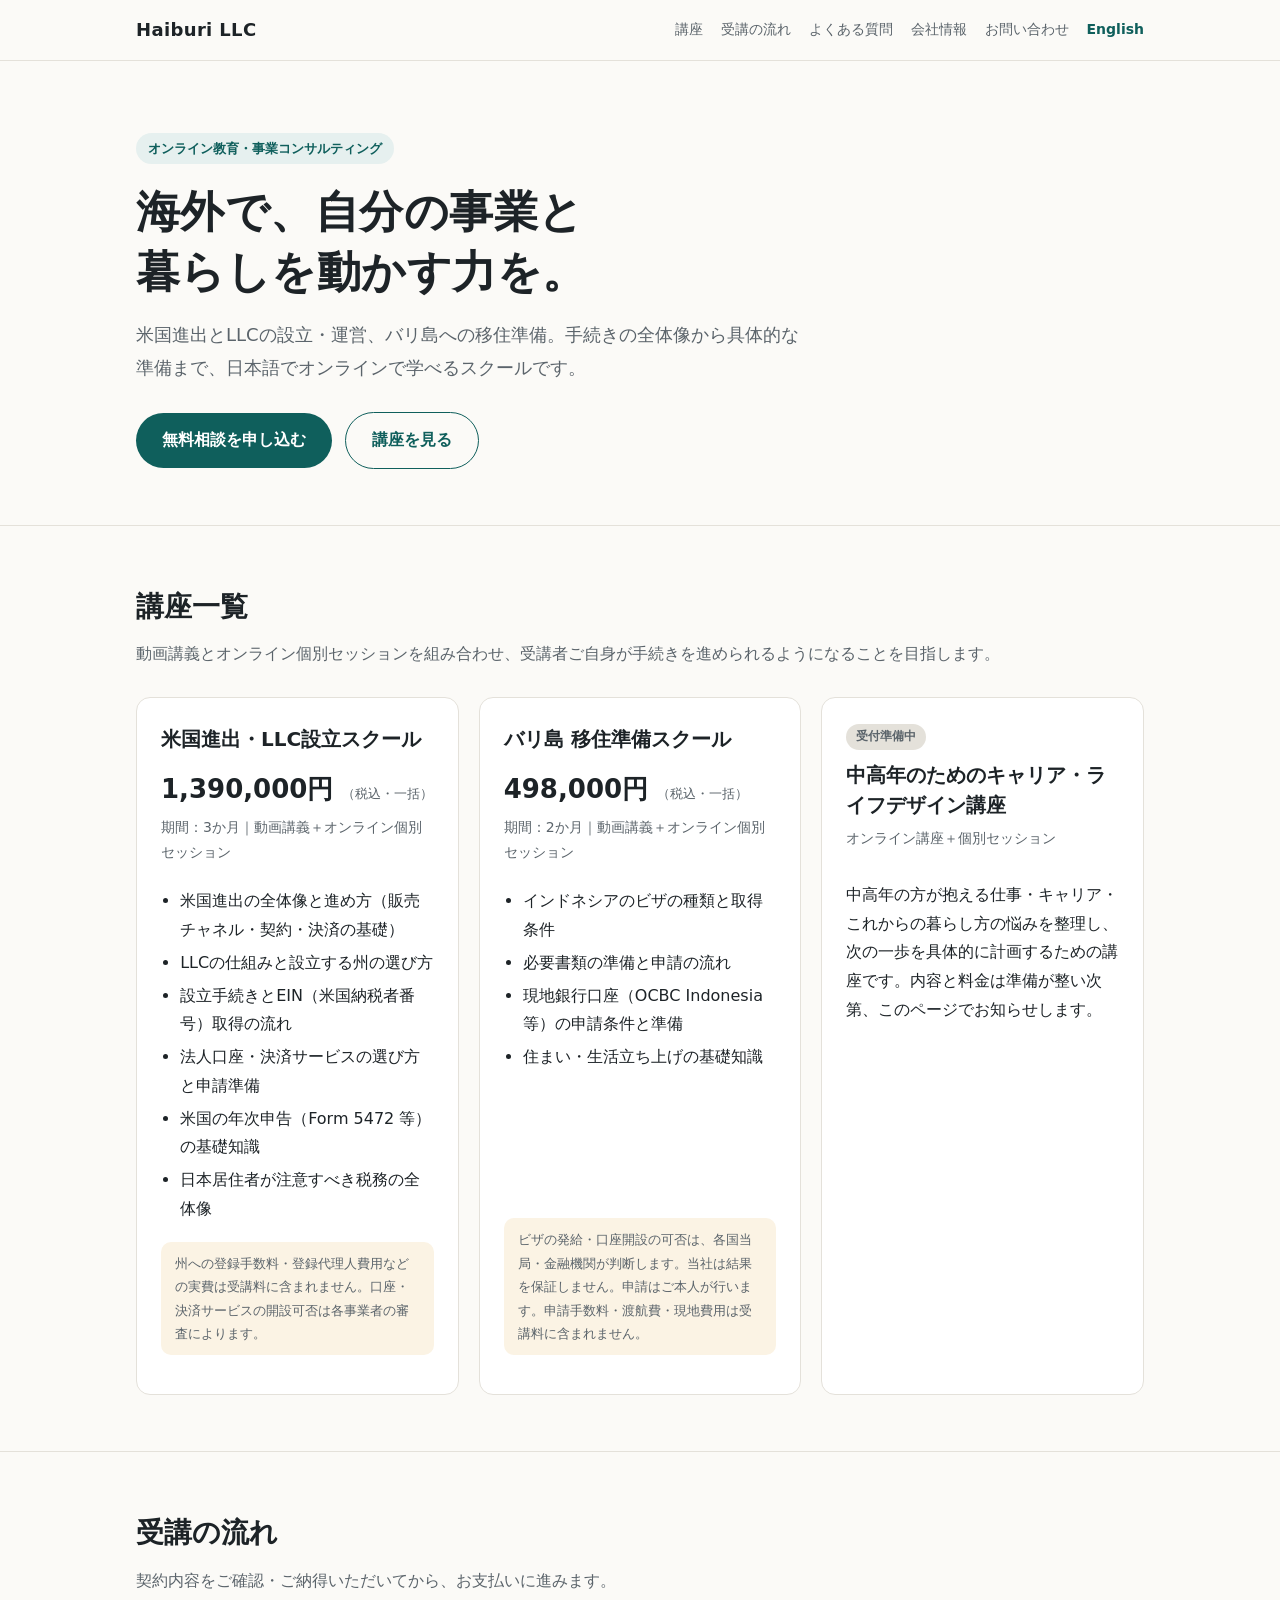
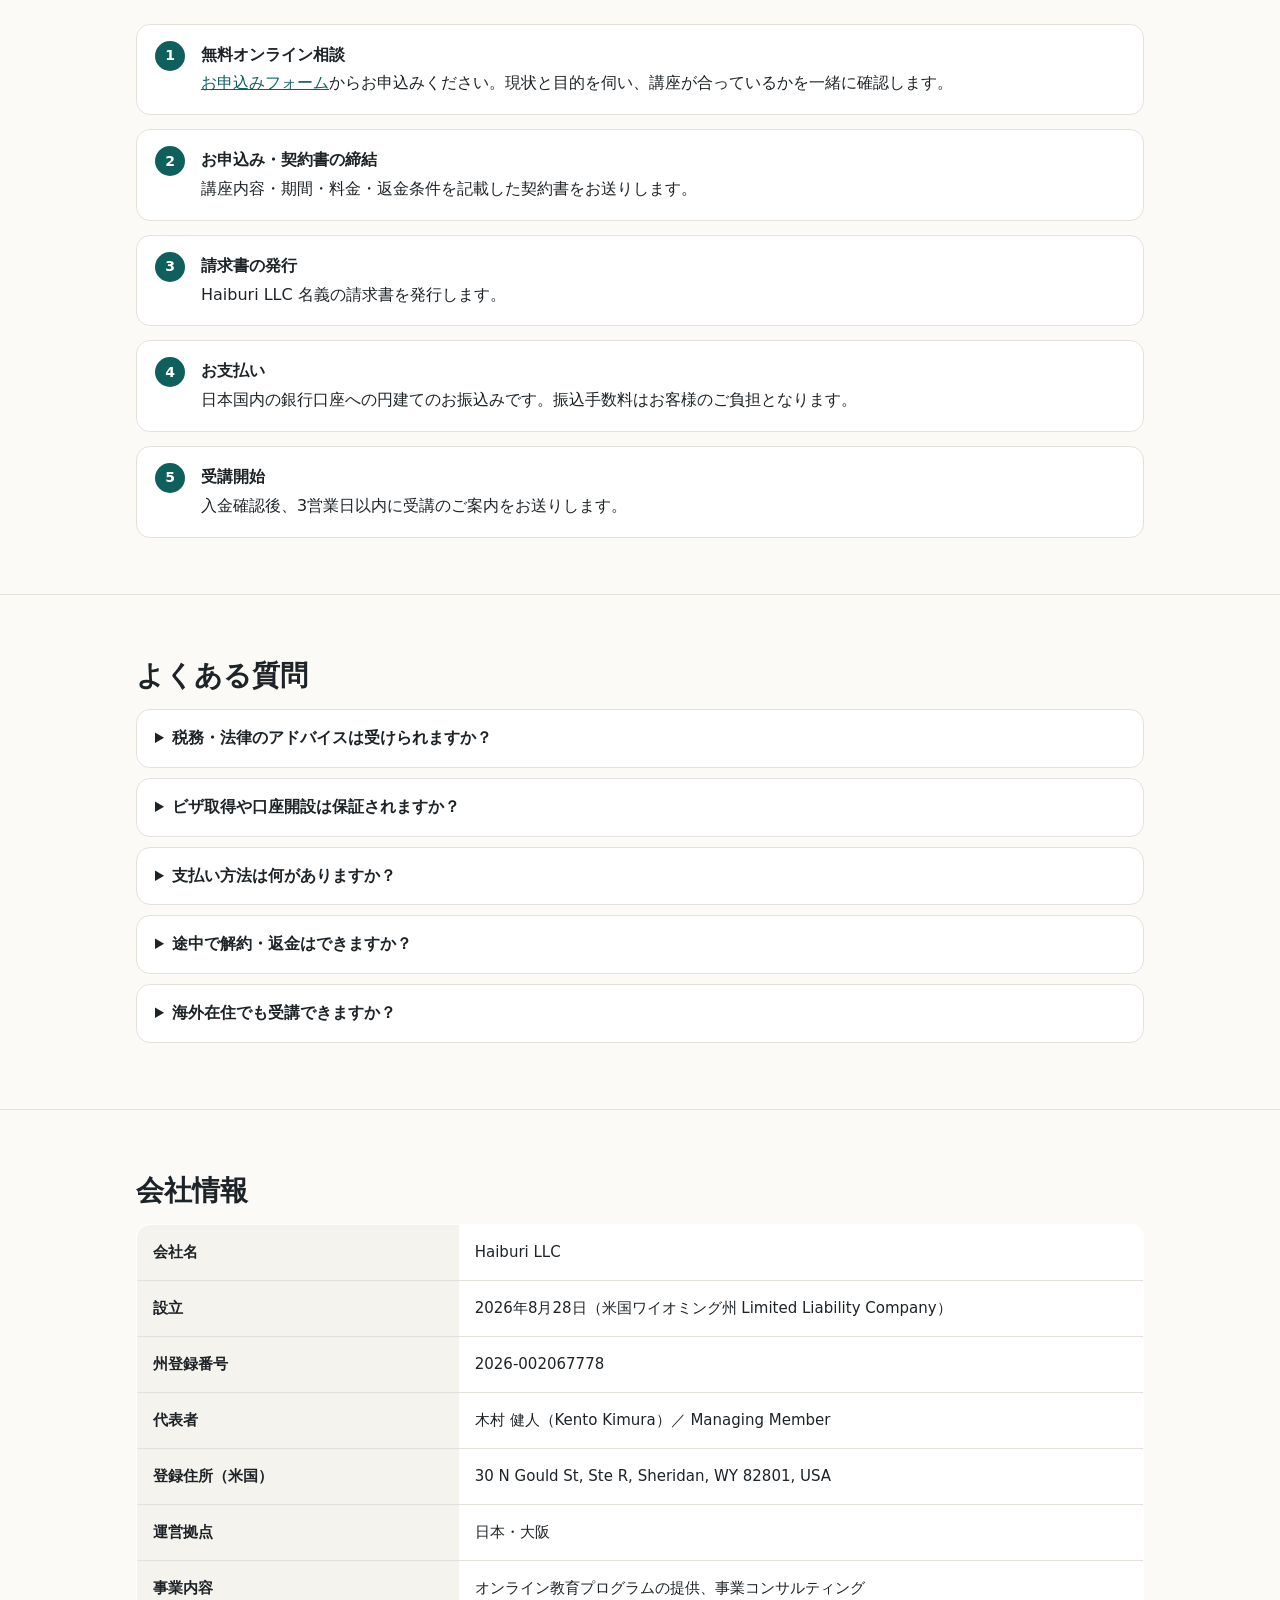
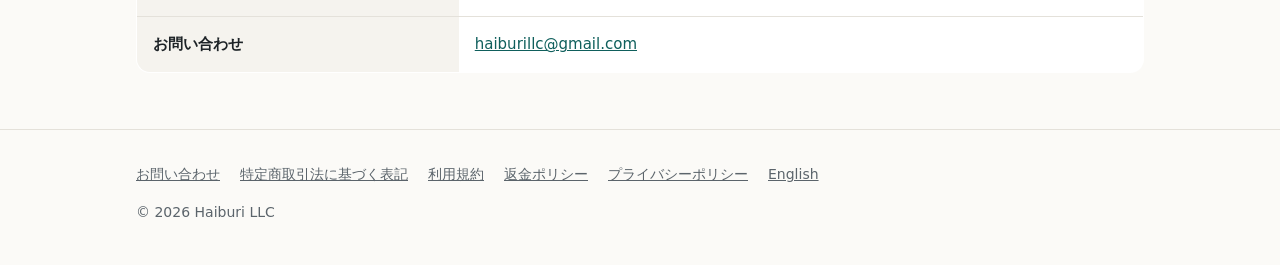
<file: site/index.html>
<!doctype html>
<html lang="ja">
<head>
  <meta charset="utf-8">
  <meta name="viewport" content="width=device-width, initial-scale=1">
  <title>Haiburi LLC｜米国LLC設立・バリ島移住準備のオンラインスクール</title>
  <meta name="description" content="Haiburi LLCは、米国LLCの設立・運営方法や、バリ島への移住準備（ビザ・現地銀行口座の申請準備）を日本語で学べるオンラインスクールです。">
  <link rel="stylesheet" href="style.css">
</head>
<body>

<header class="site-header">
  <div class="wrap">
    <a class="brand" href="./">Haiburi LLC</a>
    <nav class="nav">
      <a href="#programs">講座</a>
      <a href="#flow">受講の流れ</a>
      <a href="#faq">よくある質問</a>
      <a href="#company">会社情報</a>
      <a href="contact.html">お問い合わせ</a>
      <a class="lang" href="en.html">English</a>
    </nav>
  </div>
</header>

<main>
  <div class="hero">
    <div class="wrap">
      <span class="eyebrow">オンライン教育・事業コンサルティング</span>
      <h1>海外で、自分の事業と<br>暮らしを動かす力を。</h1>
      <p class="lead">米国進出とLLCの設立・運営、バリ島への移住準備。手続きの全体像から具体的な準備まで、日本語でオンラインで学べるスクールです。</p>
      <a class="btn" href="contact.html">無料相談を申し込む</a>
      <a class="btn ghost" href="#programs">講座を見る</a>
    </div>
  </div>

  <section id="programs">
    <div class="wrap">
      <h2>講座一覧</h2>
      <p class="section-lead">動画講義とオンライン個別セッションを組み合わせ、受講者ご自身が手続きを進められるようになることを目指します。</p>

      <div class="grid">
        <article class="card">
          <h3>米国進出・LLC設立スクール</h3>
          <p class="price">1,390,000円 <small>（税込・一括）</small></p>
          <p class="meta">期間：3か月｜動画講義＋オンライン個別セッション</p>
          <ul>
            <li>米国進出の全体像と進め方（販売チャネル・契約・決済の基礎）</li>
            <li>LLCの仕組みと設立する州の選び方</li>
            <li>設立手続きとEIN（米国納税者番号）取得の流れ</li>
            <li>法人口座・決済サービスの選び方と申請準備</li>
            <li>米国の年次申告（Form 5472 等）の基礎知識</li>
            <li>日本居住者が注意すべき税務の全体像</li>
          </ul>
          <p class="note">州への登録手数料・登録代理人費用などの実費は受講料に含まれません。口座・決済サービスの開設可否は各事業者の審査によります。</p>
        </article>

        <article class="card">
          <h3>バリ島 移住準備スクール</h3>
          <p class="price">498,000円 <small>（税込・一括）</small></p>
          <p class="meta">期間：2か月｜動画講義＋オンライン個別セッション</p>
          <ul>
            <li>インドネシアのビザの種類と取得条件</li>
            <li>必要書類の準備と申請の流れ</li>
            <li>現地銀行口座（OCBC Indonesia 等）の申請条件と準備</li>
            <li>住まい・生活立ち上げの基礎知識</li>
          </ul>
          <p class="note">ビザの発給・口座開設の可否は、各国当局・金融機関が判断します。当社は結果を保証しません。申請はご本人が行います。申請手数料・渡航費・現地費用は受講料に含まれません。</p>
        </article>

        <article class="card">
          <span class="badge">受付準備中</span>
          <h3>中高年のためのキャリア・ライフデザイン講座</h3>
          <p class="meta">オンライン講座＋個別セッション</p>
          <p>中高年の方が抱える仕事・キャリア・これからの暮らし方の悩みを整理し、次の一歩を具体的に計画するための講座です。内容と料金は準備が整い次第、このページでお知らせします。</p>
        </article>
      </div>
    </div>
  </section>

  <section id="flow">
    <div class="wrap">
      <h2>受講の流れ</h2>
      <p class="section-lead">契約内容をご確認・ご納得いただいてから、お支払いに進みます。</p>
      <ol class="steps">
        <li><strong>無料オンライン相談</strong><a href="contact.html">お申込みフォーム</a>からお申込みください。現状と目的を伺い、講座が合っているかを一緒に確認します。</li>
        <li><strong>お申込み・契約書の締結</strong>講座内容・期間・料金・返金条件を記載した契約書をお送りします。</li>
        <li><strong>請求書の発行</strong>Haiburi LLC 名義の請求書を発行します。</li>
        <li><strong>お支払い</strong>日本国内の銀行口座への円建てのお振込みです。振込手数料はお客様のご負担となります。</li>
        <li><strong>受講開始</strong>入金確認後、3営業日以内に受講のご案内をお送りします。</li>
      </ol>
    </div>
  </section>

  <section id="faq">
    <div class="wrap">
      <h2>よくある質問</h2>
      <details>
        <summary>税務・法律のアドバイスは受けられますか？</summary>
        <p>当スクールは一般的な情報提供と教育を目的としています。個別の税務申告や法律判断が必要な場合は、税理士・弁護士などの専門家へのご相談をおすすめします。</p>
      </details>
      <details>
        <summary>ビザ取得や口座開設は保証されますか？</summary>
        <p>保証はできません。審査・判断は各国の当局や金融機関が行います。当スクールは、条件の理解と申請準備を進めるための知識とサポートを提供します。</p>
      </details>
      <details>
        <summary>支払い方法は何がありますか？</summary>
        <p>日本国内の銀行口座への円建ての銀行振込です。請求書に振込先を記載してお送りします。</p>
      </details>
      <details>
        <summary>途中で解約・返金はできますか？</summary>
        <p>可能です。条件は<a href="refund.html">返金ポリシー</a>をご確認ください。</p>
      </details>
      <details>
        <summary>海外在住でも受講できますか？</summary>
        <p>すべてオンラインで実施するため、どこからでも受講いただけます。講座は日本語で行います。</p>
      </details>
    </div>
  </section>

  <section id="company">
    <div class="wrap">
      <h2>会社情報</h2>
      <div class="table-wrap">
        <table class="info">
          <tr><th>会社名</th><td>Haiburi LLC</td></tr>
          <tr><th>設立</th><td>2026年8月28日（米国ワイオミング州 Limited Liability Company）</td></tr>
          <tr><th>州登録番号</th><td>2026-002067778</td></tr>
          <tr><th>代表者</th><td>木村 健人（Kento Kimura）／ Managing Member</td></tr>
          <tr><th>登録住所（米国）</th><td>30 N Gould St, Ste R, Sheridan, WY 82801, USA</td></tr>
          <tr><th>運営拠点</th><td>日本・大阪</td></tr>
          <tr><th>事業内容</th><td>オンライン教育プログラムの提供、事業コンサルティング</td></tr>
          <tr><th>お問い合わせ</th><td><a href="mailto:haiburillc@gmail.com">haiburillc@gmail.com</a></td></tr>
        </table>
      </div>
    </div>
  </section>
</main>

<footer class="site-footer">
  <div class="wrap">
    <div class="footer-links">
      <a href="contact.html">お問い合わせ</a>
      <a href="tokushoho.html">特定商取引法に基づく表記</a>
      <a href="terms.html">利用規約</a>
      <a href="refund.html">返金ポリシー</a>
      <a href="privacy.html">プライバシーポリシー</a>
      <a href="en.html">English</a>
    </div>
    <div>© 2026 Haiburi LLC</div>
  </div>
</footer>

</body>
</html>
</file>
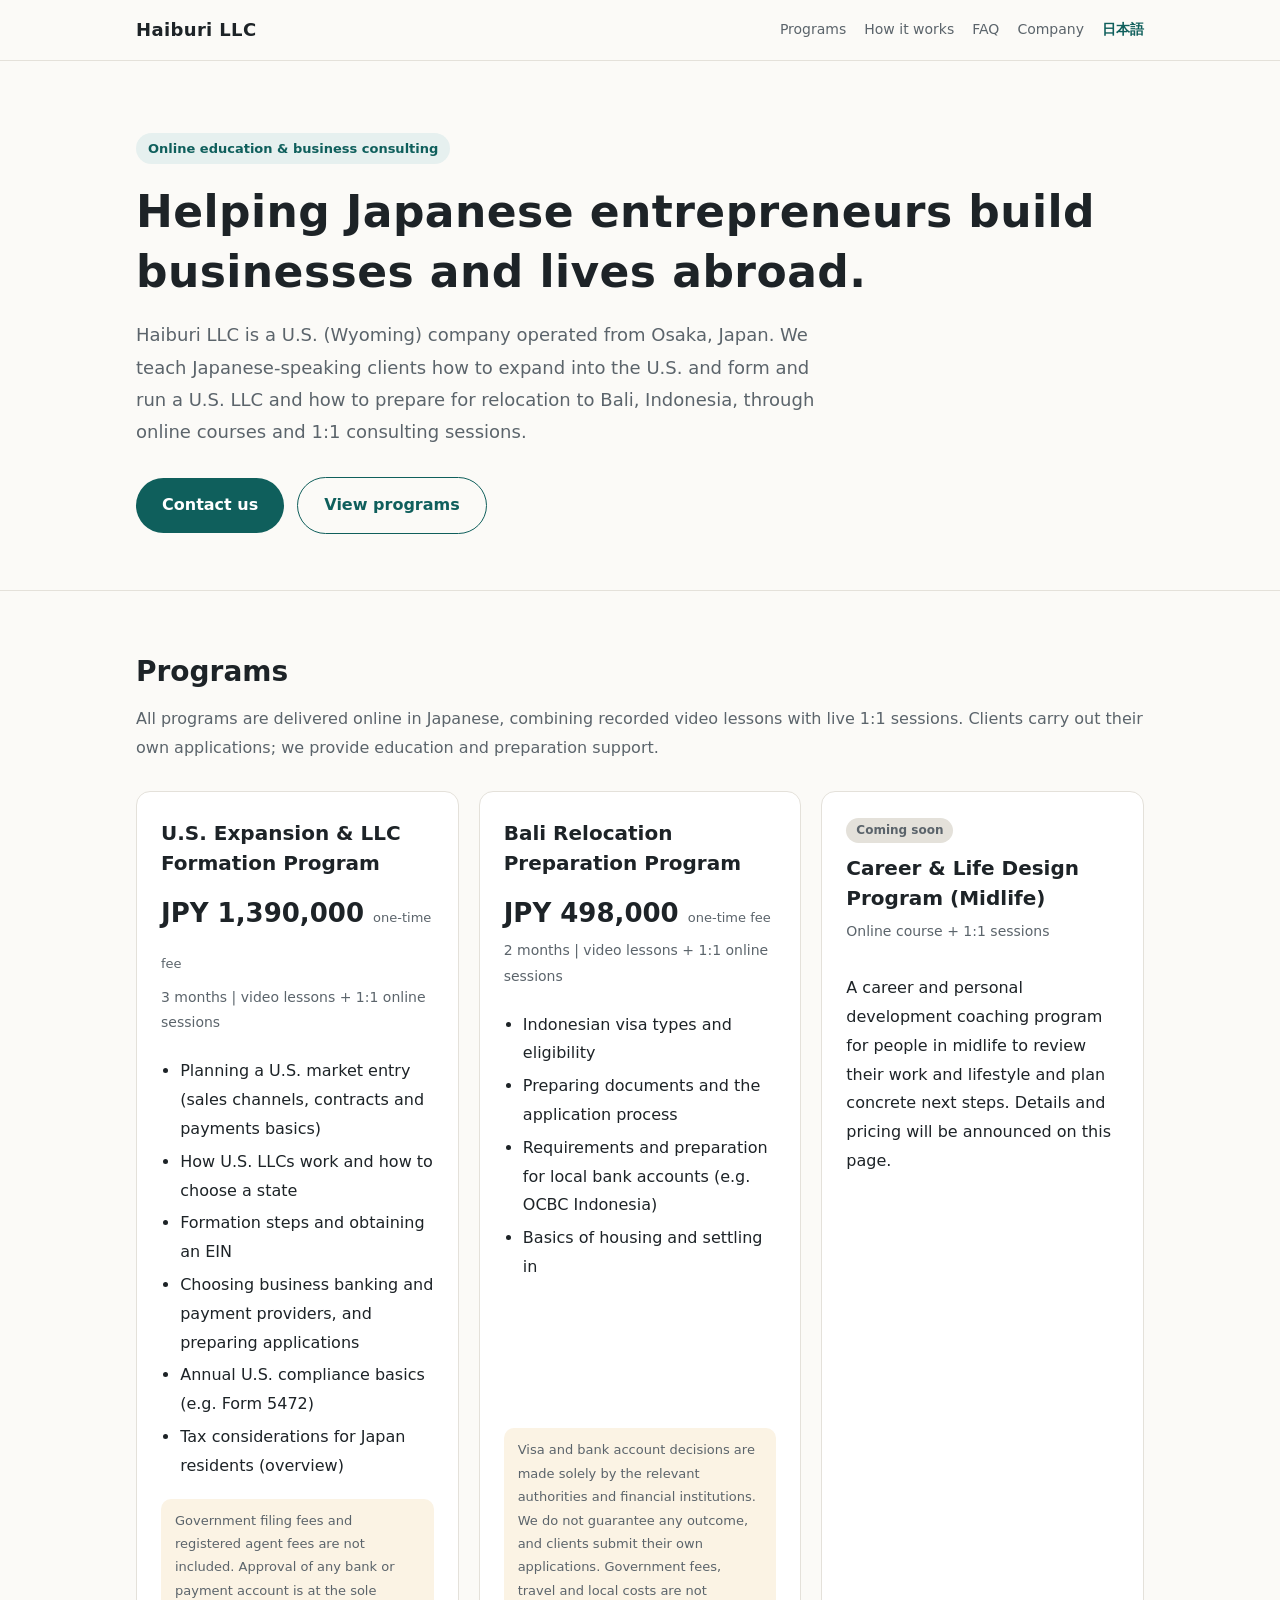
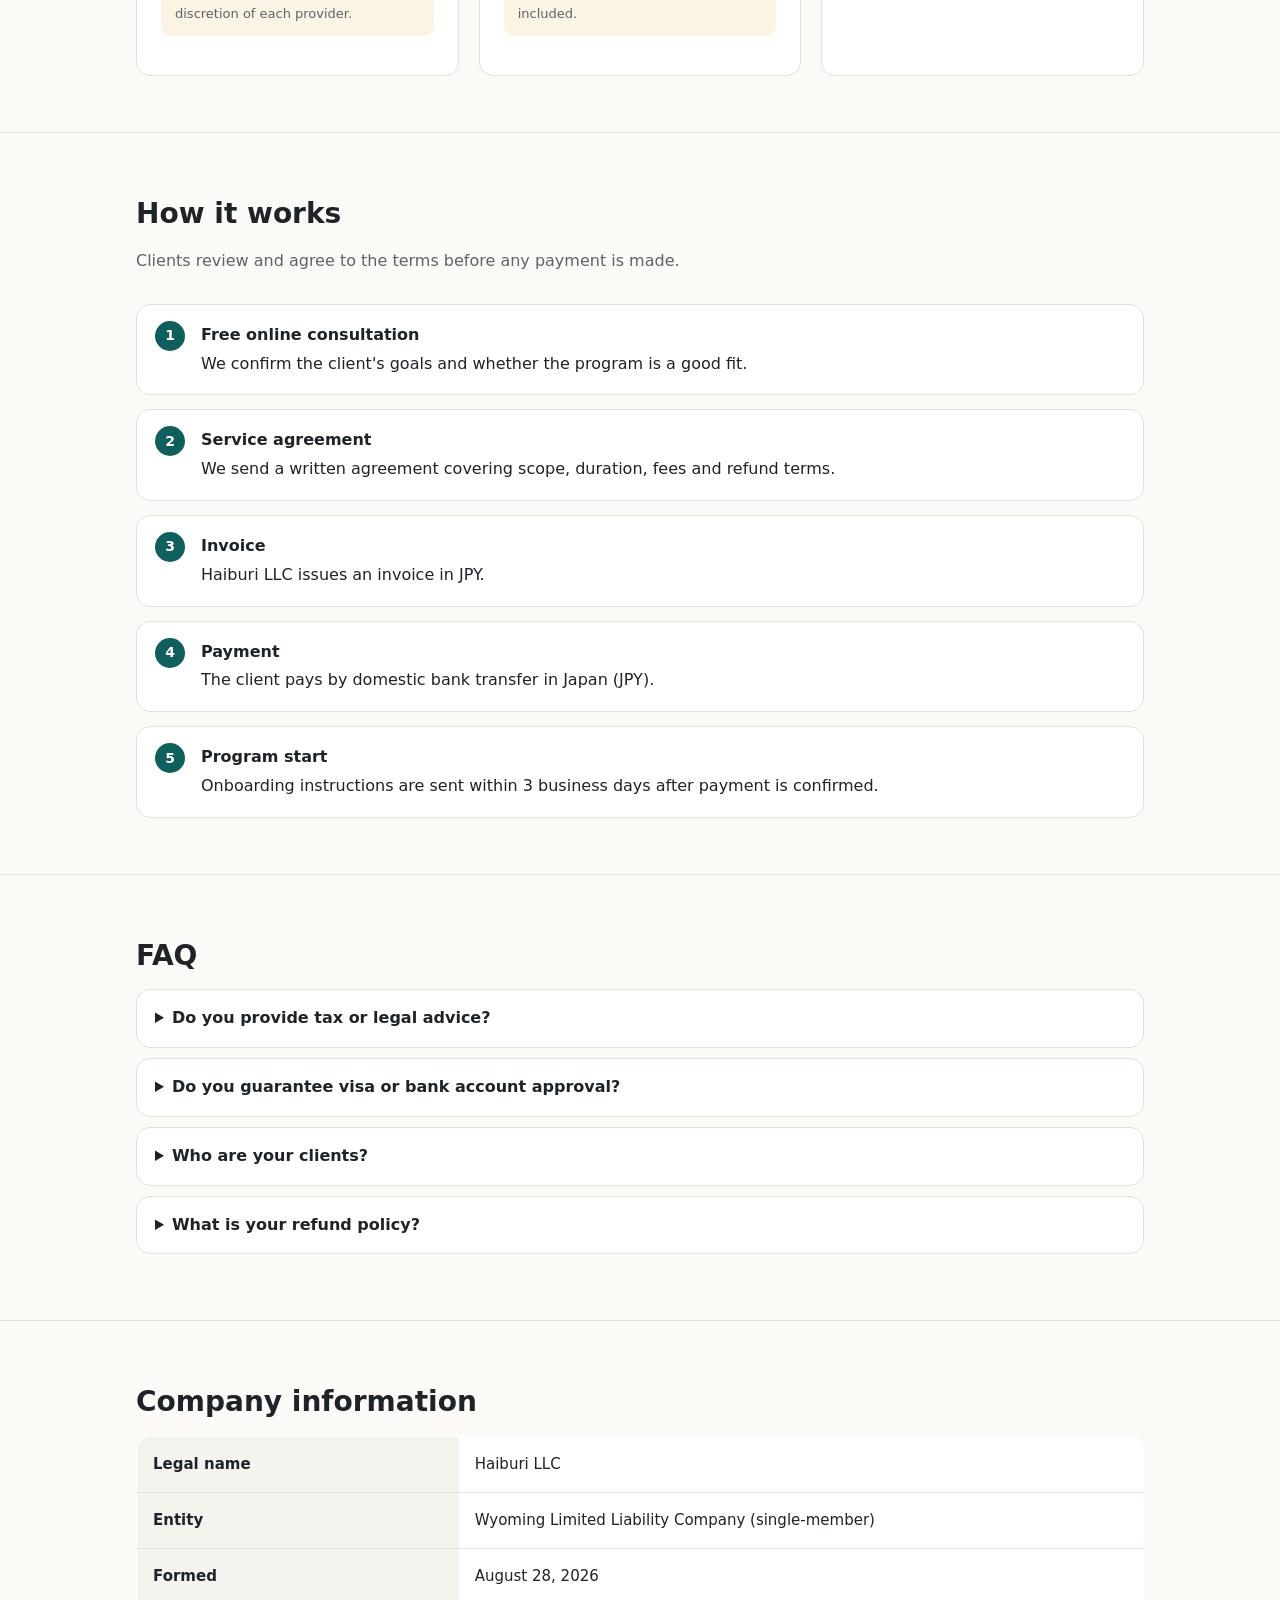
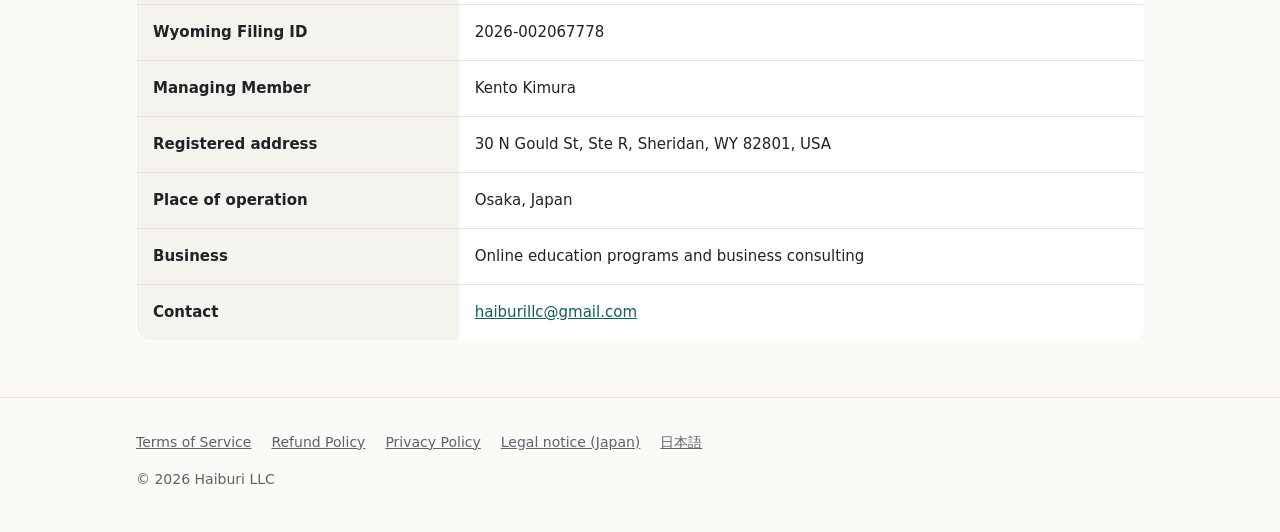
<file: site/en/index.html>
<!doctype html>
<html lang="en">
<head>
  <meta charset="utf-8">
  <meta name="viewport" content="width=device-width, initial-scale=1">
  <title>Haiburi LLC | Online Education &amp; Business Consulting</title>
  <meta name="description" content="Haiburi LLC provides online education programs and business consulting for Japanese individuals and small business owners: U.S. LLC formation and operation, and relocation to Bali, Indonesia.">
  <link rel="stylesheet" href="../assets/style.css">
</head>
<body>

<header class="site-header">
  <div class="wrap">
    <a class="brand" href="./">Haiburi LLC</a>
    <nav class="nav">
      <a href="#programs">Programs</a>
      <a href="#flow">How it works</a>
      <a href="#faq">FAQ</a>
      <a href="#company">Company</a>
      <a class="lang" href="../">日本語</a>
    </nav>
  </div>
</header>

<main>
  <div class="hero">
    <div class="wrap">
      <span class="eyebrow">Online education &amp; business consulting</span>
      <h1>Helping Japanese entrepreneurs build businesses and lives abroad.</h1>
      <p class="lead">Haiburi LLC is a U.S. (Wyoming) company operated from Osaka, Japan. We teach Japanese-speaking clients how to expand into the U.S. and form and run a U.S. LLC and how to prepare for relocation to Bali, Indonesia, through online courses and 1:1 consulting sessions.</p>
      <a class="btn" href="mailto:haiburillc@gmail.com?subject=Inquiry">Contact us</a>
      <a class="btn ghost" href="#programs">View programs</a>
    </div>
  </div>

  <section id="programs">
    <div class="wrap">
      <h2>Programs</h2>
      <p class="section-lead">All programs are delivered online in Japanese, combining recorded video lessons with live 1:1 sessions. Clients carry out their own applications; we provide education and preparation support.</p>

      <div class="grid">
        <article class="card">
          <h3>U.S. Expansion &amp; LLC Formation Program</h3>
          <p class="price">JPY 1,390,000 <small>one-time fee</small></p>
          <p class="meta">3 months | video lessons + 1:1 online sessions</p>
          <ul>
            <li>Planning a U.S. market entry (sales channels, contracts and payments basics)</li>
            <li>How U.S. LLCs work and how to choose a state</li>
            <li>Formation steps and obtaining an EIN</li>
            <li>Choosing business banking and payment providers, and preparing applications</li>
            <li>Annual U.S. compliance basics (e.g. Form 5472)</li>
            <li>Tax considerations for Japan residents (overview)</li>
          </ul>
          <p class="note">Government filing fees and registered agent fees are not included. Approval of any bank or payment account is at the sole discretion of each provider.</p>
        </article>

        <article class="card">
          <h3>Bali Relocation Preparation Program</h3>
          <p class="price">JPY 498,000 <small>one-time fee</small></p>
          <p class="meta">2 months | video lessons + 1:1 online sessions</p>
          <ul>
            <li>Indonesian visa types and eligibility</li>
            <li>Preparing documents and the application process</li>
            <li>Requirements and preparation for local bank accounts (e.g. OCBC Indonesia)</li>
            <li>Basics of housing and settling in</li>
          </ul>
          <p class="note">Visa and bank account decisions are made solely by the relevant authorities and financial institutions. We do not guarantee any outcome, and clients submit their own applications. Government fees, travel and local costs are not included.</p>
        </article>

        <article class="card">
          <span class="badge">Coming soon</span>
          <h3>Career &amp; Life Design Program (Midlife)</h3>
          <p class="meta">Online course + 1:1 sessions</p>
          <p>A career and personal development coaching program for people in midlife to review their work and lifestyle and plan concrete next steps. Details and pricing will be announced on this page.</p>
        </article>
      </div>
    </div>
  </section>

  <section id="flow">
    <div class="wrap">
      <h2>How it works</h2>
      <p class="section-lead">Clients review and agree to the terms before any payment is made.</p>
      <ol class="steps">
        <li><strong>Free online consultation</strong>We confirm the client's goals and whether the program is a good fit.</li>
        <li><strong>Service agreement</strong>We send a written agreement covering scope, duration, fees and refund terms.</li>
        <li><strong>Invoice</strong>Haiburi LLC issues an invoice in JPY.</li>
        <li><strong>Payment</strong>The client pays by domestic bank transfer in Japan (JPY).</li>
        <li><strong>Program start</strong>Onboarding instructions are sent within 3 business days after payment is confirmed.</li>
      </ol>
    </div>
  </section>

  <section id="faq">
    <div class="wrap">
      <h2>FAQ</h2>
      <details>
        <summary>Do you provide tax or legal advice?</summary>
        <p>No. Our programs provide general information and education. For individual tax filings or legal opinions, we recommend consulting a licensed professional.</p>
      </details>
      <details>
        <summary>Do you guarantee visa or bank account approval?</summary>
        <p>No. Decisions are made by the relevant authorities and financial institutions. We help clients understand the requirements and prepare their own applications.</p>
      </details>
      <details>
        <summary>Who are your clients?</summary>
        <p>Individuals and small business owners residing in Japan. Programs are delivered in Japanese.</p>
      </details>
      <details>
        <summary>What is your refund policy?</summary>
        <p>Please see our <a href="../refund.html#en">Refund Policy</a>.</p>
      </details>
    </div>
  </section>

  <section id="company">
    <div class="wrap">
      <h2>Company information</h2>
      <div class="table-wrap">
        <table class="info">
          <tr><th>Legal name</th><td>Haiburi LLC</td></tr>
          <tr><th>Entity</th><td>Wyoming Limited Liability Company (single-member)</td></tr>
          <tr><th>Formed</th><td>August 28, 2026</td></tr>
          <tr><th>Wyoming Filing ID</th><td>2026-002067778</td></tr>
          <tr><th>Managing Member</th><td>Kento Kimura</td></tr>
          <tr><th>Registered address</th><td>30 N Gould St, Ste R, Sheridan, WY 82801, USA</td></tr>
          <tr><th>Place of operation</th><td>Osaka, Japan</td></tr>
          <tr><th>Business</th><td>Online education programs and business consulting</td></tr>
          <tr><th>Contact</th><td><a href="mailto:haiburillc@gmail.com">haiburillc@gmail.com</a></td></tr>
        </table>
      </div>
    </div>
  </section>
</main>

<footer class="site-footer">
  <div class="wrap">
    <div class="footer-links">
      <a href="../terms.html#en">Terms of Service</a>
      <a href="../refund.html#en">Refund Policy</a>
      <a href="../privacy.html#en">Privacy Policy</a>
      <a href="../tokushoho.html">Legal notice (Japan)</a>
      <a href="../">日本語</a>
    </div>
    <div>© 2026 Haiburi LLC</div>
  </div>
</footer>

</body>
</html>
</file>
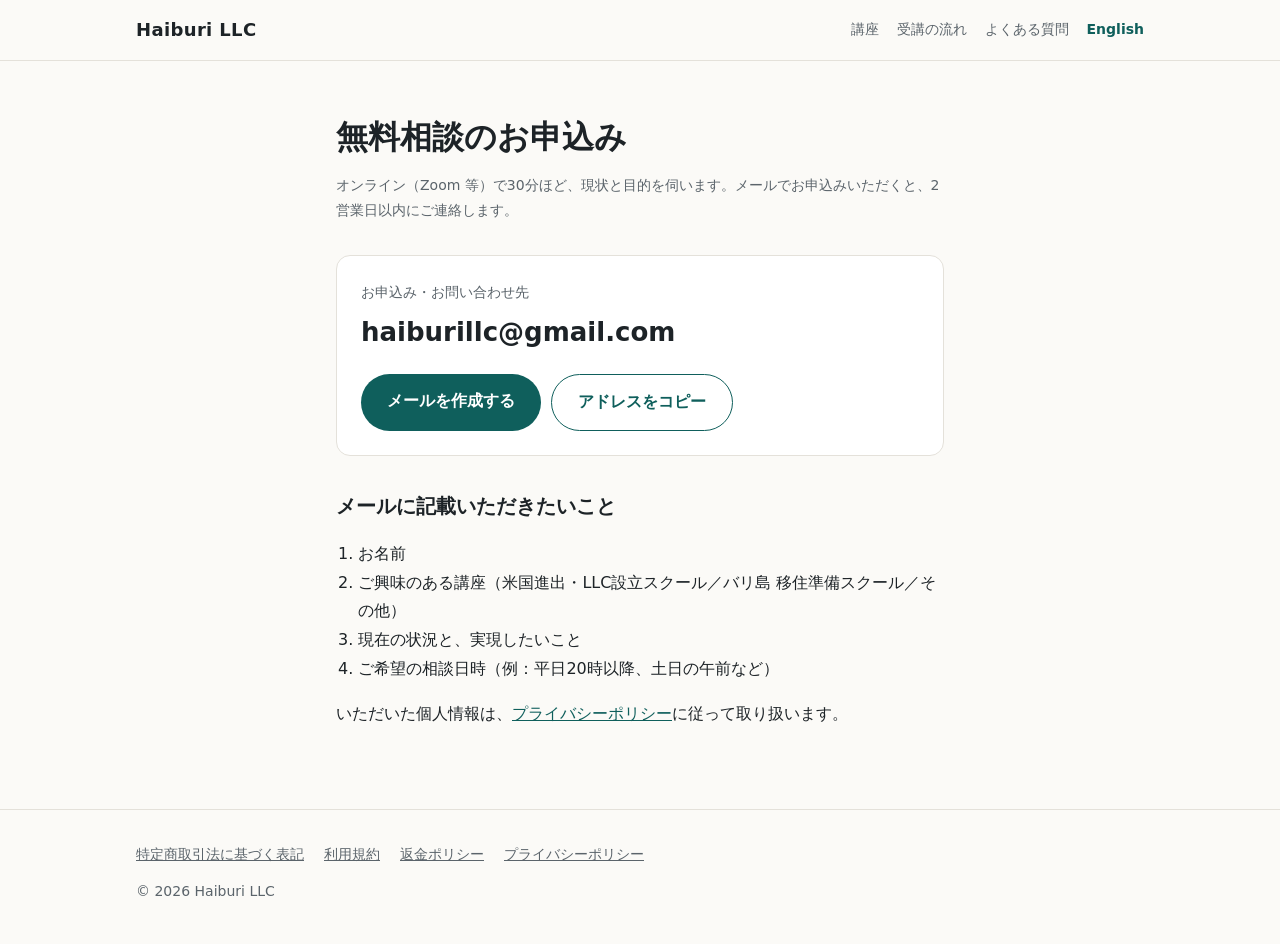
<file: site/contact.html>
<!doctype html>
<html lang="ja">
<head>
  <meta charset="utf-8">
  <meta name="viewport" content="width=device-width, initial-scale=1">
  <title>無料相談のお申込み｜Haiburi LLC</title>
  <meta name="description" content="Haiburi LLC の無料オンライン相談のお申込み方法です。">
  <link rel="stylesheet" href="style.css">
</head>
<body>

<header class="site-header">
  <div class="wrap">
    <a class="brand" href="./">Haiburi LLC</a>
    <nav class="nav">
      <a href="./#programs">講座</a>
      <a href="./#flow">受講の流れ</a>
      <a href="./#faq">よくある質問</a>
      <a class="lang" href="en.html">English</a>
    </nav>
  </div>
</header>

<main class="doc">
  <div class="wrap narrow">
    <h1>無料相談のお申込み</h1>
    <p class="updated">オンライン（Zoom 等）で30分ほど、現状と目的を伺います。メールでお申込みいただくと、2営業日以内にご連絡します。</p>

    <div class="contact-box">
      <p class="contact-label">お申込み・お問い合わせ先</p>
      <p class="contact-mail" id="mail">haiburillc@gmail.com</p>
      <div class="contact-actions">
        <a class="btn" id="compose" href="mailto:haiburillc@gmail.com">メールを作成する</a>
        <button class="btn ghost" type="button" id="copy">アドレスをコピー</button>
      </div>
      <p class="form-note" id="copied" hidden>コピーしました。お使いのメールに貼り付けてご利用ください。</p>
    </div>

    <h2>メールに記載いただきたいこと</h2>
    <ol>
      <li>お名前</li>
      <li>ご興味のある講座（米国進出・LLC設立スクール／バリ島 移住準備スクール／その他）</li>
      <li>現在の状況と、実現したいこと</li>
      <li>ご希望の相談日時（例：平日20時以降、土日の午前など）</li>
    </ol>
    <p>いただいた個人情報は、<a href="privacy.html">プライバシーポリシー</a>に従って取り扱います。</p>
  </div>
</main>

<footer class="site-footer">
  <div class="wrap">
    <div class="footer-links">
      <a href="tokushoho.html">特定商取引法に基づく表記</a>
      <a href="terms.html">利用規約</a>
      <a href="refund.html">返金ポリシー</a>
      <a href="privacy.html">プライバシーポリシー</a>
    </div>
    <div>© 2026 Haiburi LLC</div>
  </div>
</footer>

<script>
  var subject = '無料相談の申込み';
  var body = 'お名前：\nご興味のある講座：\n現在の状況と、実現したいこと：\n\nご希望の相談日時：\n';
  document.getElementById('compose').href =
    'mailto:haiburillc@gmail.com?subject=' + encodeURIComponent(subject) + '&body=' + encodeURIComponent(body);
  document.getElementById('copy').addEventListener('click', function () {
    var done = function () { document.getElementById('copied').hidden = false; };
    var select = function () {
      var r = document.createRange();
      r.selectNodeContents(document.getElementById('mail'));
      var sel = getSelection(); sel.removeAllRanges(); sel.addRange(r);
    };
    if (navigator.clipboard) {
      navigator.clipboard.writeText('haiburillc@gmail.com').then(done, select);
    } else {
      select();
    }
  });
</script>
</body>
</html>
</file>
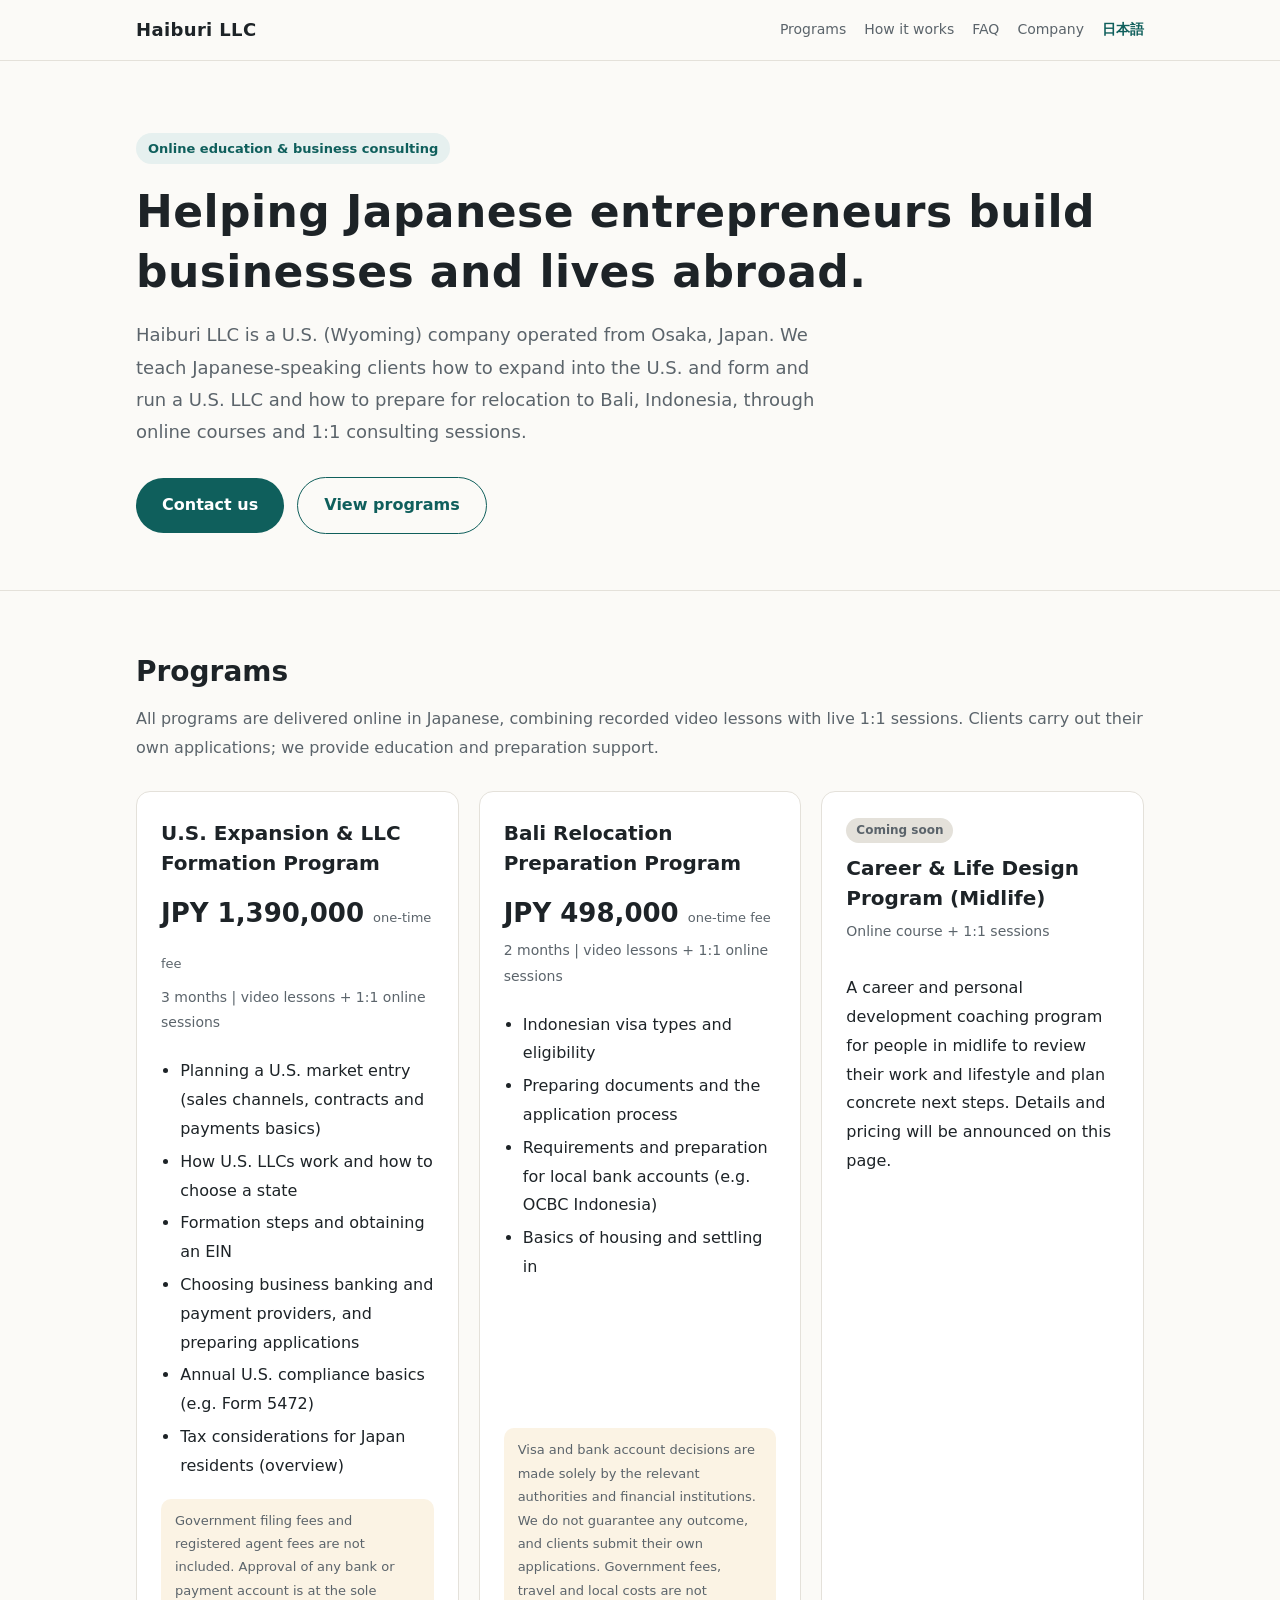
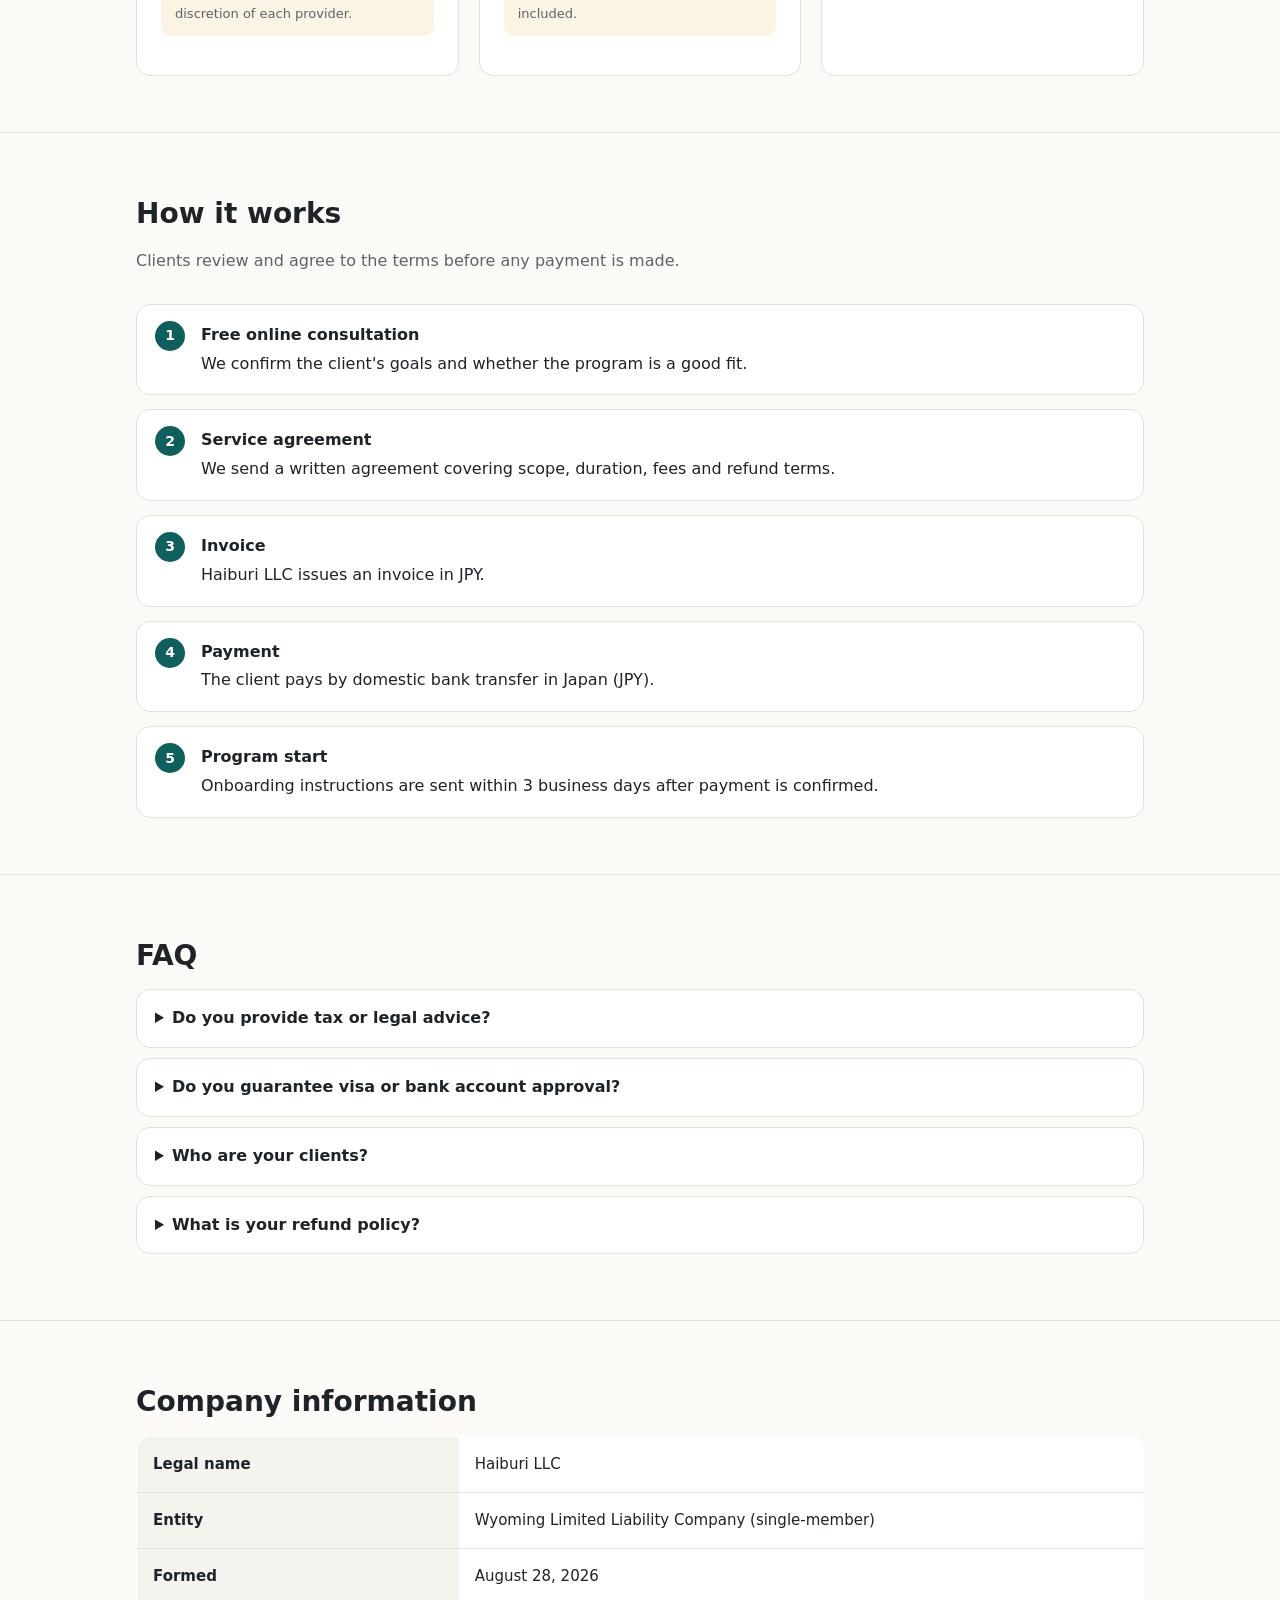
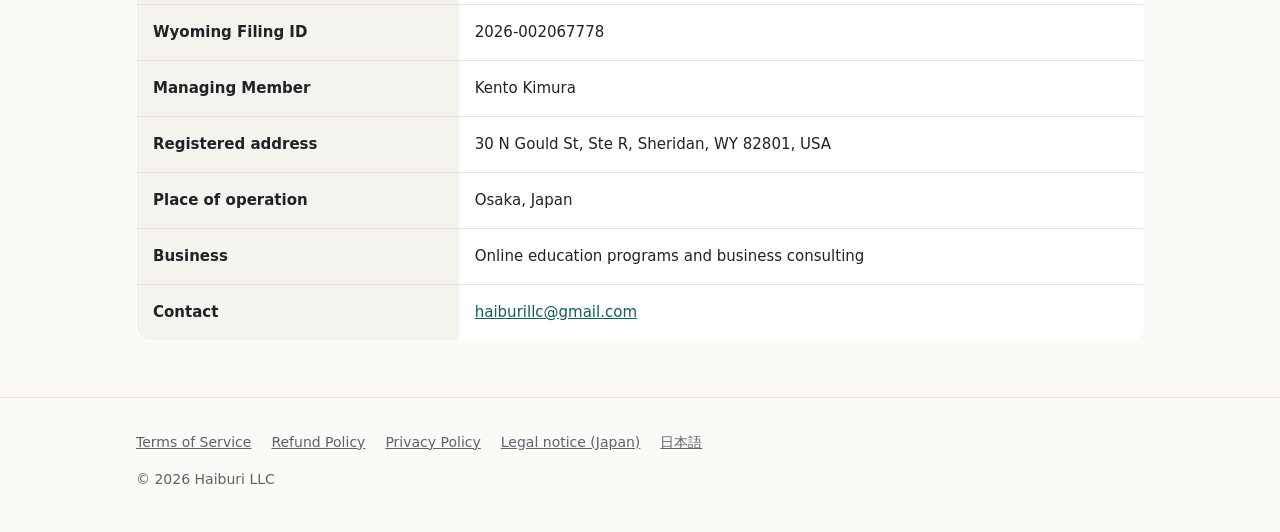
<file: site/en.html>
<!doctype html>
<html lang="en">
<head>
  <meta charset="utf-8">
  <meta name="viewport" content="width=device-width, initial-scale=1">
  <title>Haiburi LLC | Online Education &amp; Business Consulting</title>
  <meta name="description" content="Haiburi LLC provides online education programs and business consulting for Japanese individuals and small business owners: U.S. LLC formation and operation, and relocation to Bali, Indonesia.">
  <link rel="stylesheet" href="style.css">
</head>
<body>

<header class="site-header">
  <div class="wrap">
    <a class="brand" href="en.html">Haiburi LLC</a>
    <nav class="nav">
      <a href="#programs">Programs</a>
      <a href="#flow">How it works</a>
      <a href="#faq">FAQ</a>
      <a href="#company">Company</a>
      <a class="lang" href="index.html">日本語</a>
    </nav>
  </div>
</header>

<main>
  <div class="hero">
    <div class="wrap">
      <span class="eyebrow">Online education &amp; business consulting</span>
      <h1>Helping Japanese entrepreneurs build businesses and lives abroad.</h1>
      <p class="lead">Haiburi LLC is a U.S. (Wyoming) company operated from Osaka, Japan. We teach Japanese-speaking clients how to expand into the U.S. and form and run a U.S. LLC and how to prepare for relocation to Bali, Indonesia, through online courses and 1:1 consulting sessions.</p>
      <a class="btn" href="mailto:haiburillc@gmail.com?subject=Inquiry">Contact us</a>
      <a class="btn ghost" href="#programs">View programs</a>
    </div>
  </div>

  <section id="programs">
    <div class="wrap">
      <h2>Programs</h2>
      <p class="section-lead">All programs are delivered online in Japanese, combining recorded video lessons with live 1:1 sessions. Clients carry out their own applications; we provide education and preparation support.</p>

      <div class="grid">
        <article class="card">
          <h3>U.S. Expansion &amp; LLC Formation Program</h3>
          <p class="price">JPY 1,390,000 <small>one-time fee</small></p>
          <p class="meta">3 months | video lessons + 1:1 online sessions</p>
          <ul>
            <li>Planning a U.S. market entry (sales channels, contracts and payments basics)</li>
            <li>How U.S. LLCs work and how to choose a state</li>
            <li>Formation steps and obtaining an EIN</li>
            <li>Choosing business banking and payment providers, and preparing applications</li>
            <li>Annual U.S. compliance basics (e.g. Form 5472)</li>
            <li>Tax considerations for Japan residents (overview)</li>
          </ul>
          <p class="note">Government filing fees and registered agent fees are not included. Approval of any bank or payment account is at the sole discretion of each provider.</p>
        </article>

        <article class="card">
          <h3>Bali Relocation Preparation Program</h3>
          <p class="price">JPY 498,000 <small>one-time fee</small></p>
          <p class="meta">2 months | video lessons + 1:1 online sessions</p>
          <ul>
            <li>Indonesian visa types and eligibility</li>
            <li>Preparing documents and the application process</li>
            <li>Requirements and preparation for local bank accounts (e.g. OCBC Indonesia)</li>
            <li>Basics of housing and settling in</li>
          </ul>
          <p class="note">Visa and bank account decisions are made solely by the relevant authorities and financial institutions. We do not guarantee any outcome, and clients submit their own applications. Government fees, travel and local costs are not included.</p>
        </article>

        <article class="card">
          <span class="badge">Coming soon</span>
          <h3>Career &amp; Life Design Program (Midlife)</h3>
          <p class="meta">Online course + 1:1 sessions</p>
          <p>A career and personal development coaching program for people in midlife to review their work and lifestyle and plan concrete next steps. Details and pricing will be announced on this page.</p>
        </article>
      </div>
    </div>
  </section>

  <section id="flow">
    <div class="wrap">
      <h2>How it works</h2>
      <p class="section-lead">Clients review and agree to the terms before any payment is made.</p>
      <ol class="steps">
        <li><strong>Free online consultation</strong>We confirm the client's goals and whether the program is a good fit.</li>
        <li><strong>Service agreement</strong>We send a written agreement covering scope, duration, fees and refund terms.</li>
        <li><strong>Invoice</strong>Haiburi LLC issues an invoice in JPY.</li>
        <li><strong>Payment</strong>The client pays by domestic bank transfer in Japan (JPY).</li>
        <li><strong>Program start</strong>Onboarding instructions are sent within 3 business days after payment is confirmed.</li>
      </ol>
    </div>
  </section>

  <section id="faq">
    <div class="wrap">
      <h2>FAQ</h2>
      <details>
        <summary>Do you provide tax or legal advice?</summary>
        <p>No. Our programs provide general information and education. For individual tax filings or legal opinions, we recommend consulting a licensed professional.</p>
      </details>
      <details>
        <summary>Do you guarantee visa or bank account approval?</summary>
        <p>No. Decisions are made by the relevant authorities and financial institutions. We help clients understand the requirements and prepare their own applications.</p>
      </details>
      <details>
        <summary>Who are your clients?</summary>
        <p>Individuals and small business owners residing in Japan. Programs are delivered in Japanese.</p>
      </details>
      <details>
        <summary>What is your refund policy?</summary>
        <p>Please see our <a href="refund.html#en">Refund Policy</a>.</p>
      </details>
    </div>
  </section>

  <section id="company">
    <div class="wrap">
      <h2>Company information</h2>
      <div class="table-wrap">
        <table class="info">
          <tr><th>Legal name</th><td>Haiburi LLC</td></tr>
          <tr><th>Entity</th><td>Wyoming Limited Liability Company (single-member)</td></tr>
          <tr><th>Formed</th><td>August 28, 2026</td></tr>
          <tr><th>Wyoming Filing ID</th><td>2026-002067778</td></tr>
          <tr><th>Managing Member</th><td>Kento Kimura</td></tr>
          <tr><th>Registered address</th><td>30 N Gould St, Ste R, Sheridan, WY 82801, USA</td></tr>
          <tr><th>Place of operation</th><td>Osaka, Japan</td></tr>
          <tr><th>Business</th><td>Online education programs and business consulting</td></tr>
          <tr><th>Contact</th><td><a href="mailto:haiburillc@gmail.com">haiburillc@gmail.com</a></td></tr>
        </table>
      </div>
    </div>
  </section>
</main>

<footer class="site-footer">
  <div class="wrap">
    <div class="footer-links">
      <a href="terms.html#en">Terms of Service</a>
      <a href="refund.html#en">Refund Policy</a>
      <a href="privacy.html#en">Privacy Policy</a>
      <a href="tokushoho.html">Legal notice (Japan)</a>
      <a href="index.html">日本語</a>
    </div>
    <div>© 2026 Haiburi LLC</div>
  </div>
</footer>

</body>
</html>
</file>
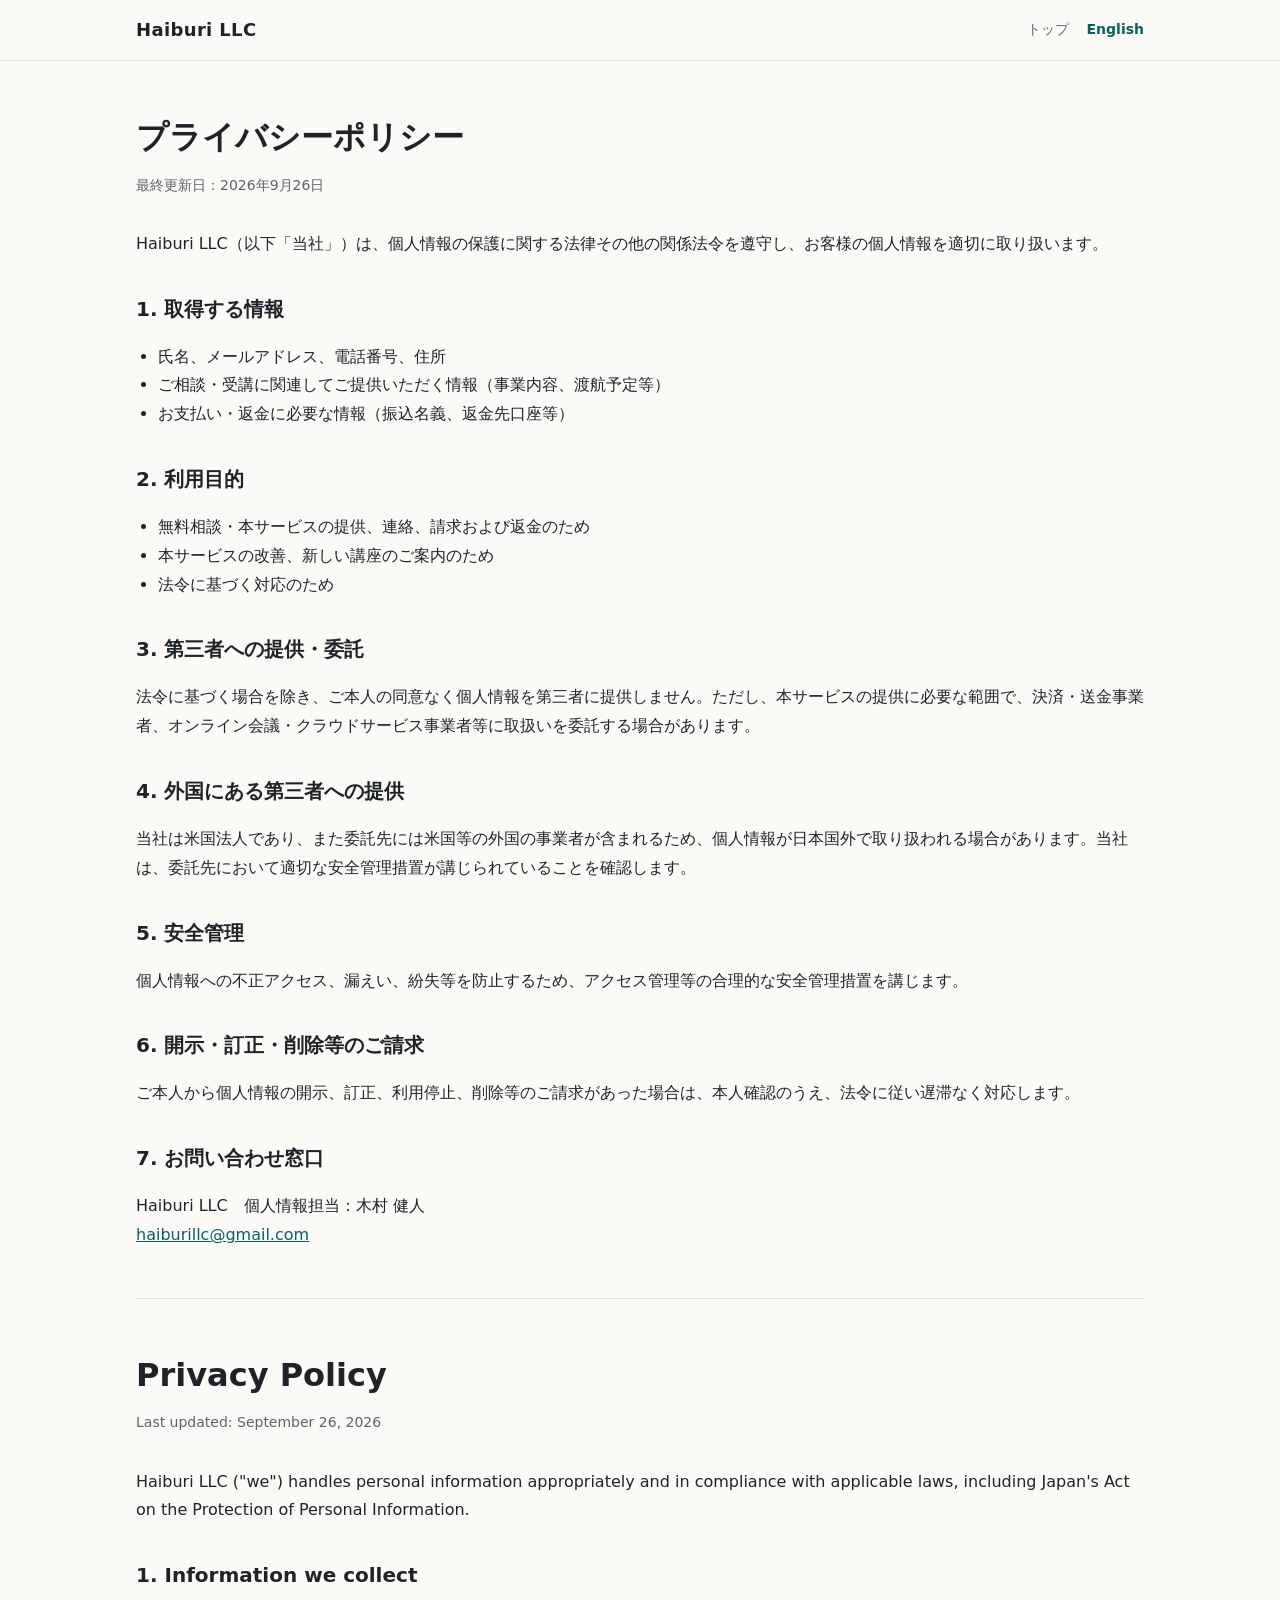
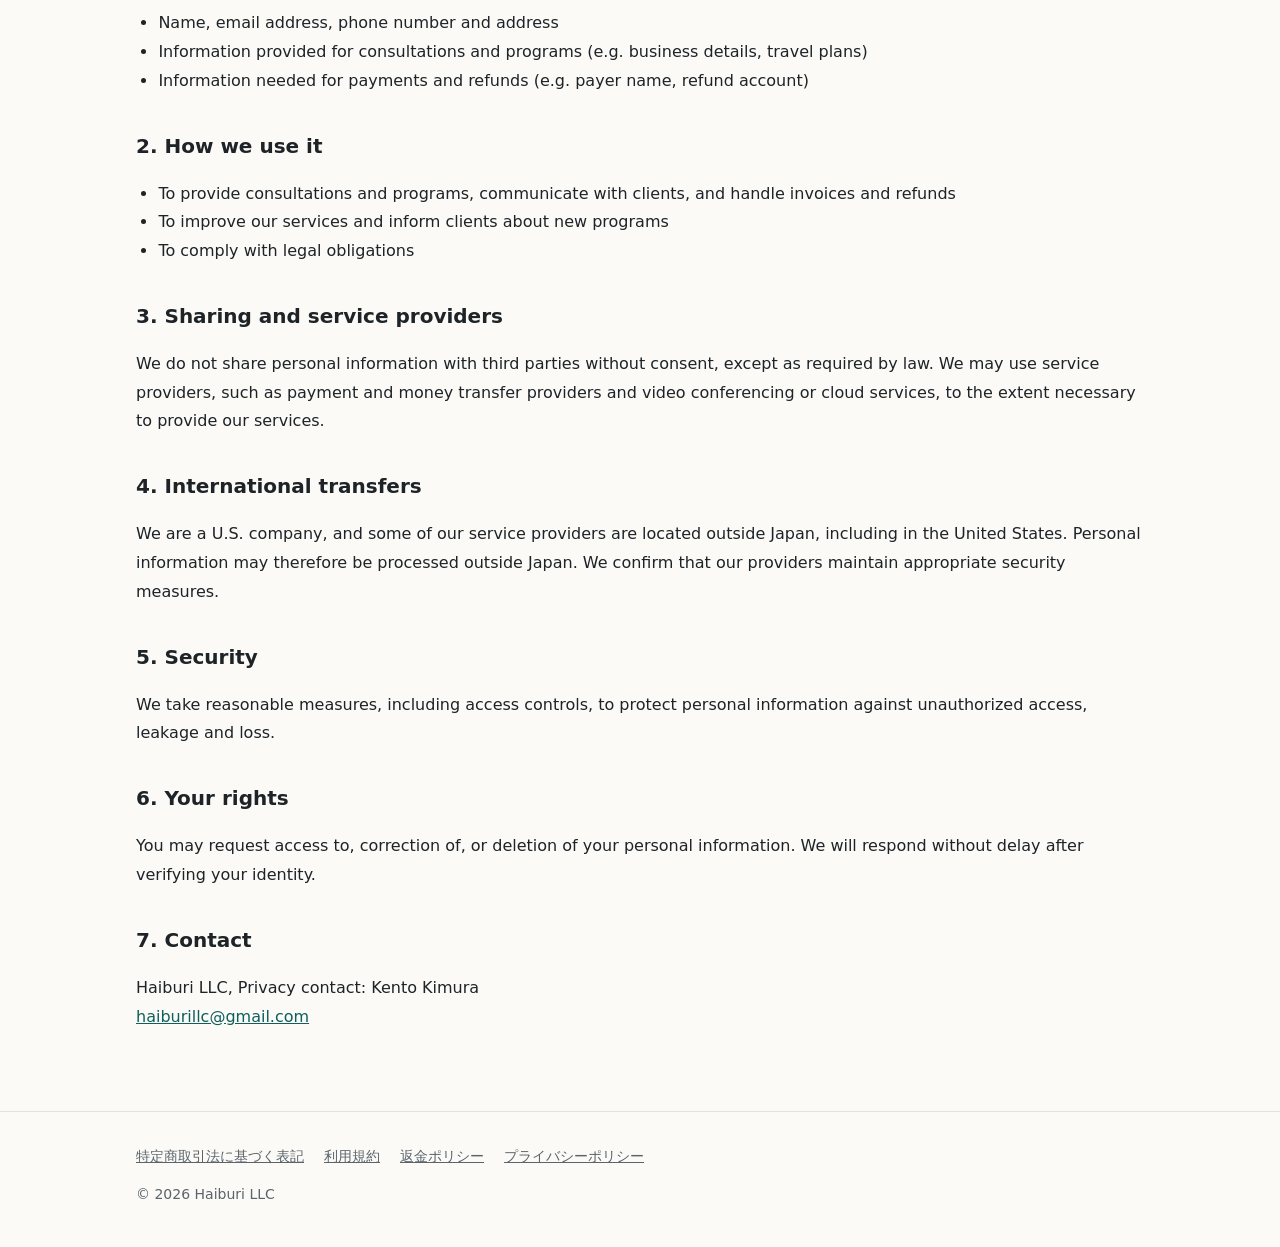
<file: site/privacy.html>
<!doctype html>
<html lang="ja">
<head>
  <meta charset="utf-8">
  <meta name="viewport" content="width=device-width, initial-scale=1">
  <title>プライバシーポリシー / Privacy Policy｜Haiburi LLC</title>
  <link rel="stylesheet" href="style.css">
</head>
<body>

<header class="site-header">
  <div class="wrap">
    <a class="brand" href="./">Haiburi LLC</a>
    <nav class="nav"><a href="./">トップ</a><a class="lang" href="#en">English</a></nav>
  </div>
</header>

<main class="doc">
  <div class="wrap">
    <h1>プライバシーポリシー</h1>
    <p class="updated">最終更新日：2026年9月26日</p>

    <p>Haiburi LLC（以下「当社」）は、個人情報の保護に関する法律その他の関係法令を遵守し、お客様の個人情報を適切に取り扱います。</p>

    <h2>1. 取得する情報</h2>
    <ul>
      <li>氏名、メールアドレス、電話番号、住所</li>
      <li>ご相談・受講に関連してご提供いただく情報（事業内容、渡航予定等）</li>
      <li>お支払い・返金に必要な情報（振込名義、返金先口座等）</li>
    </ul>

    <h2>2. 利用目的</h2>
    <ul>
      <li>無料相談・本サービスの提供、連絡、請求および返金のため</li>
      <li>本サービスの改善、新しい講座のご案内のため</li>
      <li>法令に基づく対応のため</li>
    </ul>

    <h2>3. 第三者への提供・委託</h2>
    <p>法令に基づく場合を除き、ご本人の同意なく個人情報を第三者に提供しません。ただし、本サービスの提供に必要な範囲で、決済・送金事業者、オンライン会議・クラウドサービス事業者等に取扱いを委託する場合があります。</p>

    <h2>4. 外国にある第三者への提供</h2>
    <p>当社は米国法人であり、また委託先には米国等の外国の事業者が含まれるため、個人情報が日本国外で取り扱われる場合があります。当社は、委託先において適切な安全管理措置が講じられていることを確認します。</p>

    <h2>5. 安全管理</h2>
    <p>個人情報への不正アクセス、漏えい、紛失等を防止するため、アクセス管理等の合理的な安全管理措置を講じます。</p>

    <h2>6. 開示・訂正・削除等のご請求</h2>
    <p>ご本人から個人情報の開示、訂正、利用停止、削除等のご請求があった場合は、本人確認のうえ、法令に従い遅滞なく対応します。</p>

    <h2>7. お問い合わせ窓口</h2>
    <p>Haiburi LLC　個人情報担当：木村 健人<br><a href="mailto:haiburillc@gmail.com">haiburillc@gmail.com</a></p>

    <hr>

    <h1 id="en">Privacy Policy</h1>
    <p class="updated">Last updated: September 26, 2026</p>

    <p>Haiburi LLC ("we") handles personal information appropriately and in compliance with applicable laws, including Japan's Act on the Protection of Personal Information.</p>

    <h2>1. Information we collect</h2>
    <ul>
      <li>Name, email address, phone number and address</li>
      <li>Information provided for consultations and programs (e.g. business details, travel plans)</li>
      <li>Information needed for payments and refunds (e.g. payer name, refund account)</li>
    </ul>

    <h2>2. How we use it</h2>
    <ul>
      <li>To provide consultations and programs, communicate with clients, and handle invoices and refunds</li>
      <li>To improve our services and inform clients about new programs</li>
      <li>To comply with legal obligations</li>
    </ul>

    <h2>3. Sharing and service providers</h2>
    <p>We do not share personal information with third parties without consent, except as required by law. We may use service providers, such as payment and money transfer providers and video conferencing or cloud services, to the extent necessary to provide our services.</p>

    <h2>4. International transfers</h2>
    <p>We are a U.S. company, and some of our service providers are located outside Japan, including in the United States. Personal information may therefore be processed outside Japan. We confirm that our providers maintain appropriate security measures.</p>

    <h2>5. Security</h2>
    <p>We take reasonable measures, including access controls, to protect personal information against unauthorized access, leakage and loss.</p>

    <h2>6. Your rights</h2>
    <p>You may request access to, correction of, or deletion of your personal information. We will respond without delay after verifying your identity.</p>

    <h2>7. Contact</h2>
    <p>Haiburi LLC, Privacy contact: Kento Kimura<br><a href="mailto:haiburillc@gmail.com">haiburillc@gmail.com</a></p>
  </div>
</main>

<footer class="site-footer">
  <div class="wrap">
    <div class="footer-links">
      <a href="tokushoho.html">特定商取引法に基づく表記</a>
      <a href="terms.html">利用規約</a>
      <a href="refund.html">返金ポリシー</a>
      <a href="privacy.html">プライバシーポリシー</a>
    </div>
    <div>© 2026 Haiburi LLC</div>
  </div>
</footer>

</body>
</html>
</file>
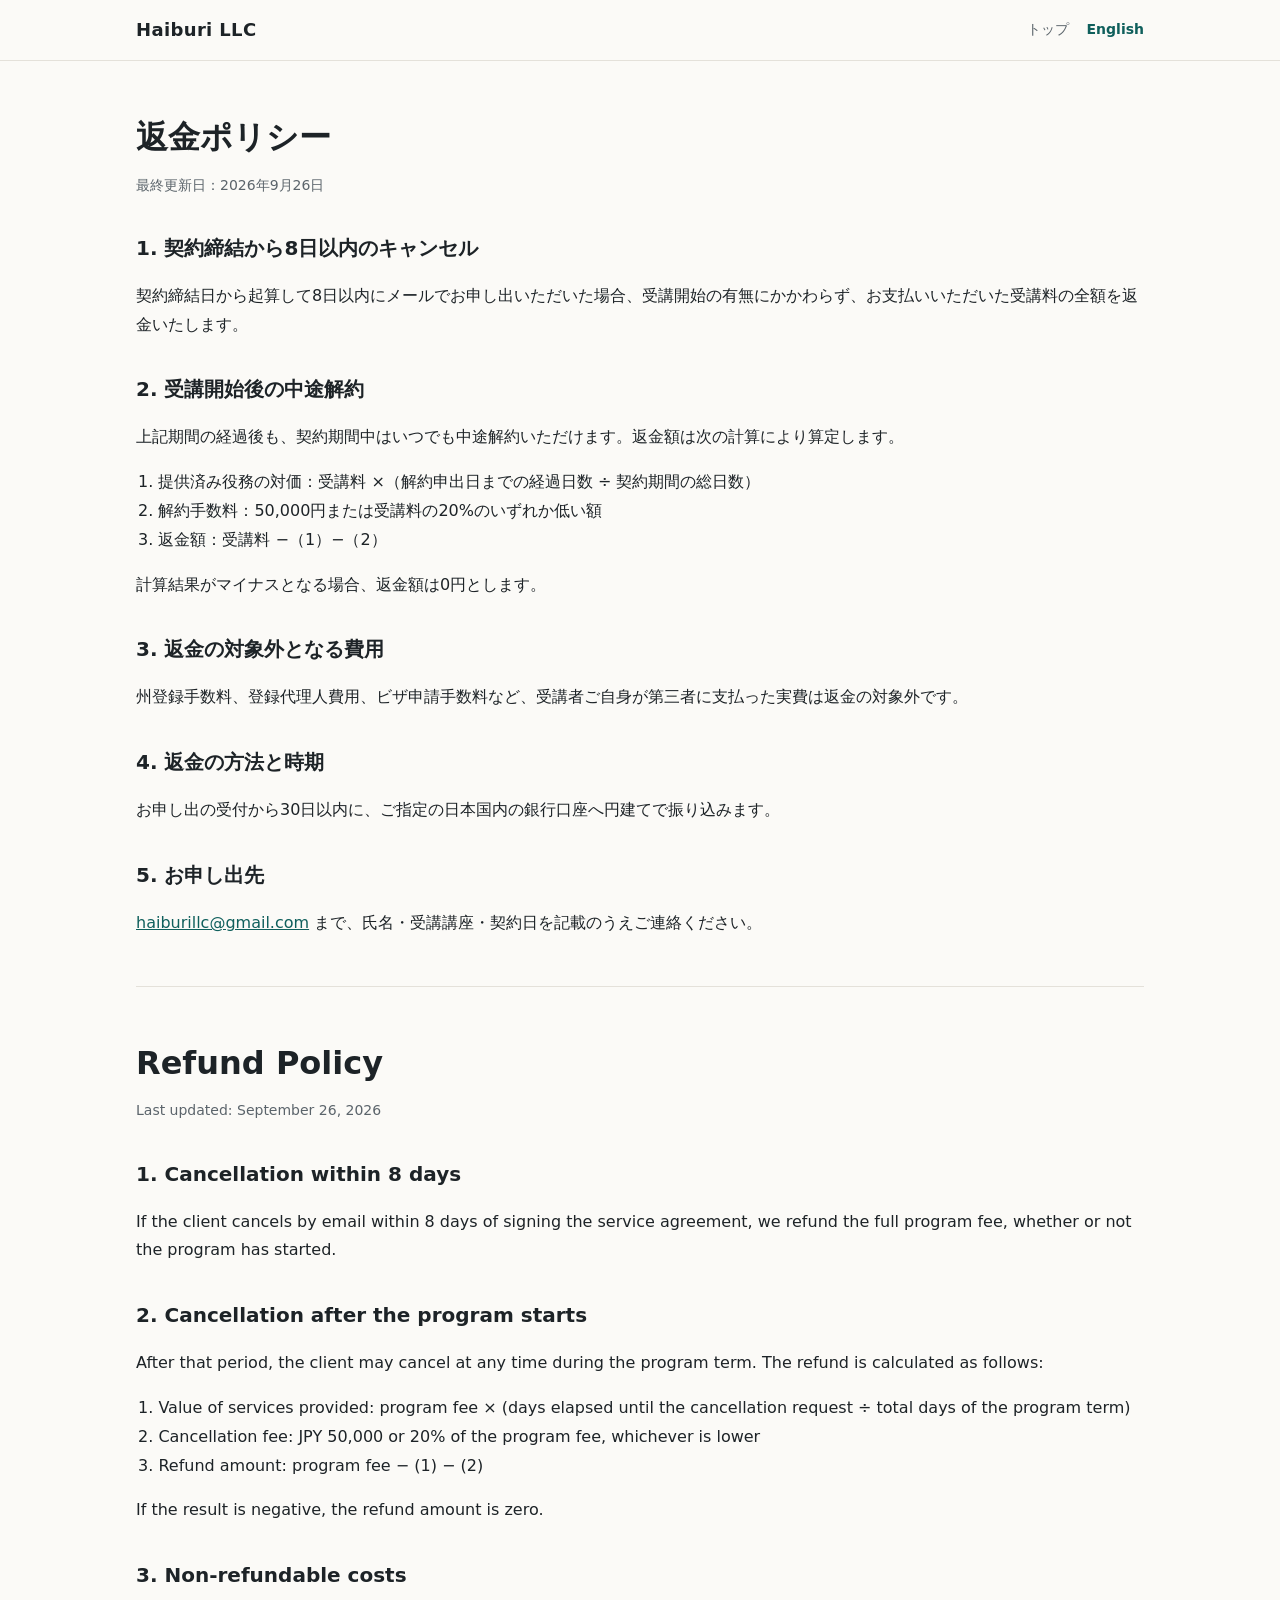
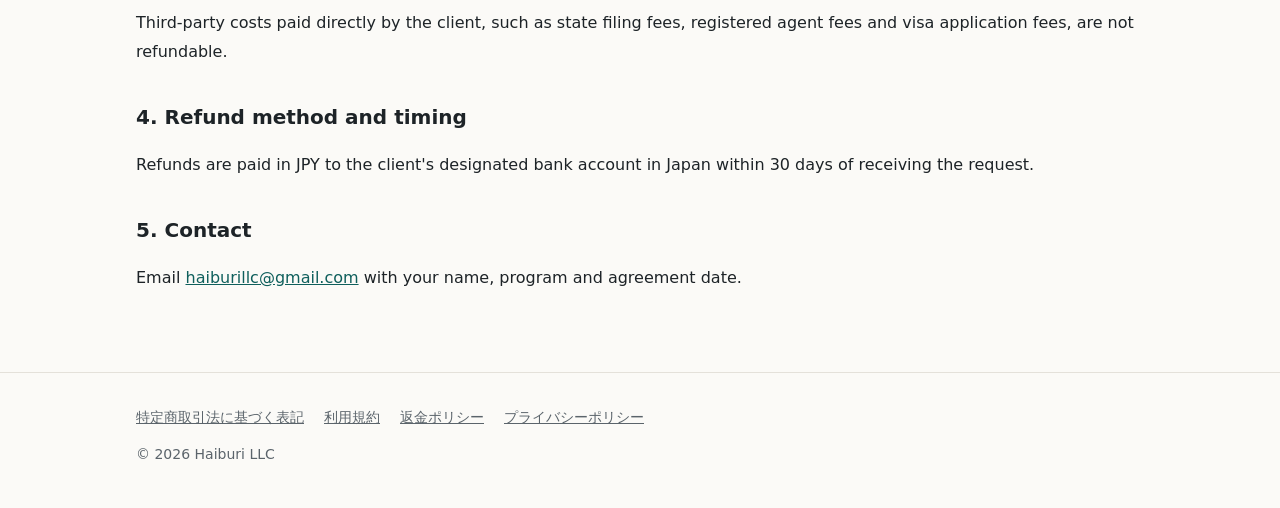
<file: site/refund.html>
<!doctype html>
<html lang="ja">
<head>
  <meta charset="utf-8">
  <meta name="viewport" content="width=device-width, initial-scale=1">
  <title>返金ポリシー / Refund Policy｜Haiburi LLC</title>
  <link rel="stylesheet" href="style.css">
</head>
<body>

<header class="site-header">
  <div class="wrap">
    <a class="brand" href="./">Haiburi LLC</a>
    <nav class="nav"><a href="./">トップ</a><a class="lang" href="#en">English</a></nav>
  </div>
</header>

<main class="doc">
  <div class="wrap">
    <h1>返金ポリシー</h1>
    <p class="updated">最終更新日：2026年9月26日</p>

    <h2>1. 契約締結から8日以内のキャンセル</h2>
    <p>契約締結日から起算して8日以内にメールでお申し出いただいた場合、受講開始の有無にかかわらず、お支払いいただいた受講料の全額を返金いたします。</p>

    <h2>2. 受講開始後の中途解約</h2>
    <p>上記期間の経過後も、契約期間中はいつでも中途解約いただけます。返金額は次の計算により算定します。</p>
    <ol>
      <li>提供済み役務の対価：受講料 ×（解約申出日までの経過日数 ÷ 契約期間の総日数）</li>
      <li>解約手数料：50,000円または受講料の20%のいずれか低い額</li>
      <li>返金額：受講料 −（1）−（2）</li>
    </ol>
    <p>計算結果がマイナスとなる場合、返金額は0円とします。</p>

    <h2>3. 返金の対象外となる費用</h2>
    <p>州登録手数料、登録代理人費用、ビザ申請手数料など、受講者ご自身が第三者に支払った実費は返金の対象外です。</p>

    <h2>4. 返金の方法と時期</h2>
    <p>お申し出の受付から30日以内に、ご指定の日本国内の銀行口座へ円建てで振り込みます。</p>

    <h2>5. お申し出先</h2>
    <p><a href="mailto:haiburillc@gmail.com">haiburillc@gmail.com</a> まで、氏名・受講講座・契約日を記載のうえご連絡ください。</p>

    <hr>

    <h1 id="en">Refund Policy</h1>
    <p class="updated">Last updated: September 26, 2026</p>

    <h2>1. Cancellation within 8 days</h2>
    <p>If the client cancels by email within 8 days of signing the service agreement, we refund the full program fee, whether or not the program has started.</p>

    <h2>2. Cancellation after the program starts</h2>
    <p>After that period, the client may cancel at any time during the program term. The refund is calculated as follows:</p>
    <ol>
      <li>Value of services provided: program fee × (days elapsed until the cancellation request ÷ total days of the program term)</li>
      <li>Cancellation fee: JPY 50,000 or 20% of the program fee, whichever is lower</li>
      <li>Refund amount: program fee − (1) − (2)</li>
    </ol>
    <p>If the result is negative, the refund amount is zero.</p>

    <h2>3. Non-refundable costs</h2>
    <p>Third-party costs paid directly by the client, such as state filing fees, registered agent fees and visa application fees, are not refundable.</p>

    <h2>4. Refund method and timing</h2>
    <p>Refunds are paid in JPY to the client's designated bank account in Japan within 30 days of receiving the request.</p>

    <h2>5. Contact</h2>
    <p>Email <a href="mailto:haiburillc@gmail.com">haiburillc@gmail.com</a> with your name, program and agreement date.</p>
  </div>
</main>

<footer class="site-footer">
  <div class="wrap">
    <div class="footer-links">
      <a href="tokushoho.html">特定商取引法に基づく表記</a>
      <a href="terms.html">利用規約</a>
      <a href="refund.html">返金ポリシー</a>
      <a href="privacy.html">プライバシーポリシー</a>
    </div>
    <div>© 2026 Haiburi LLC</div>
  </div>
</footer>

</body>
</html>
</file>
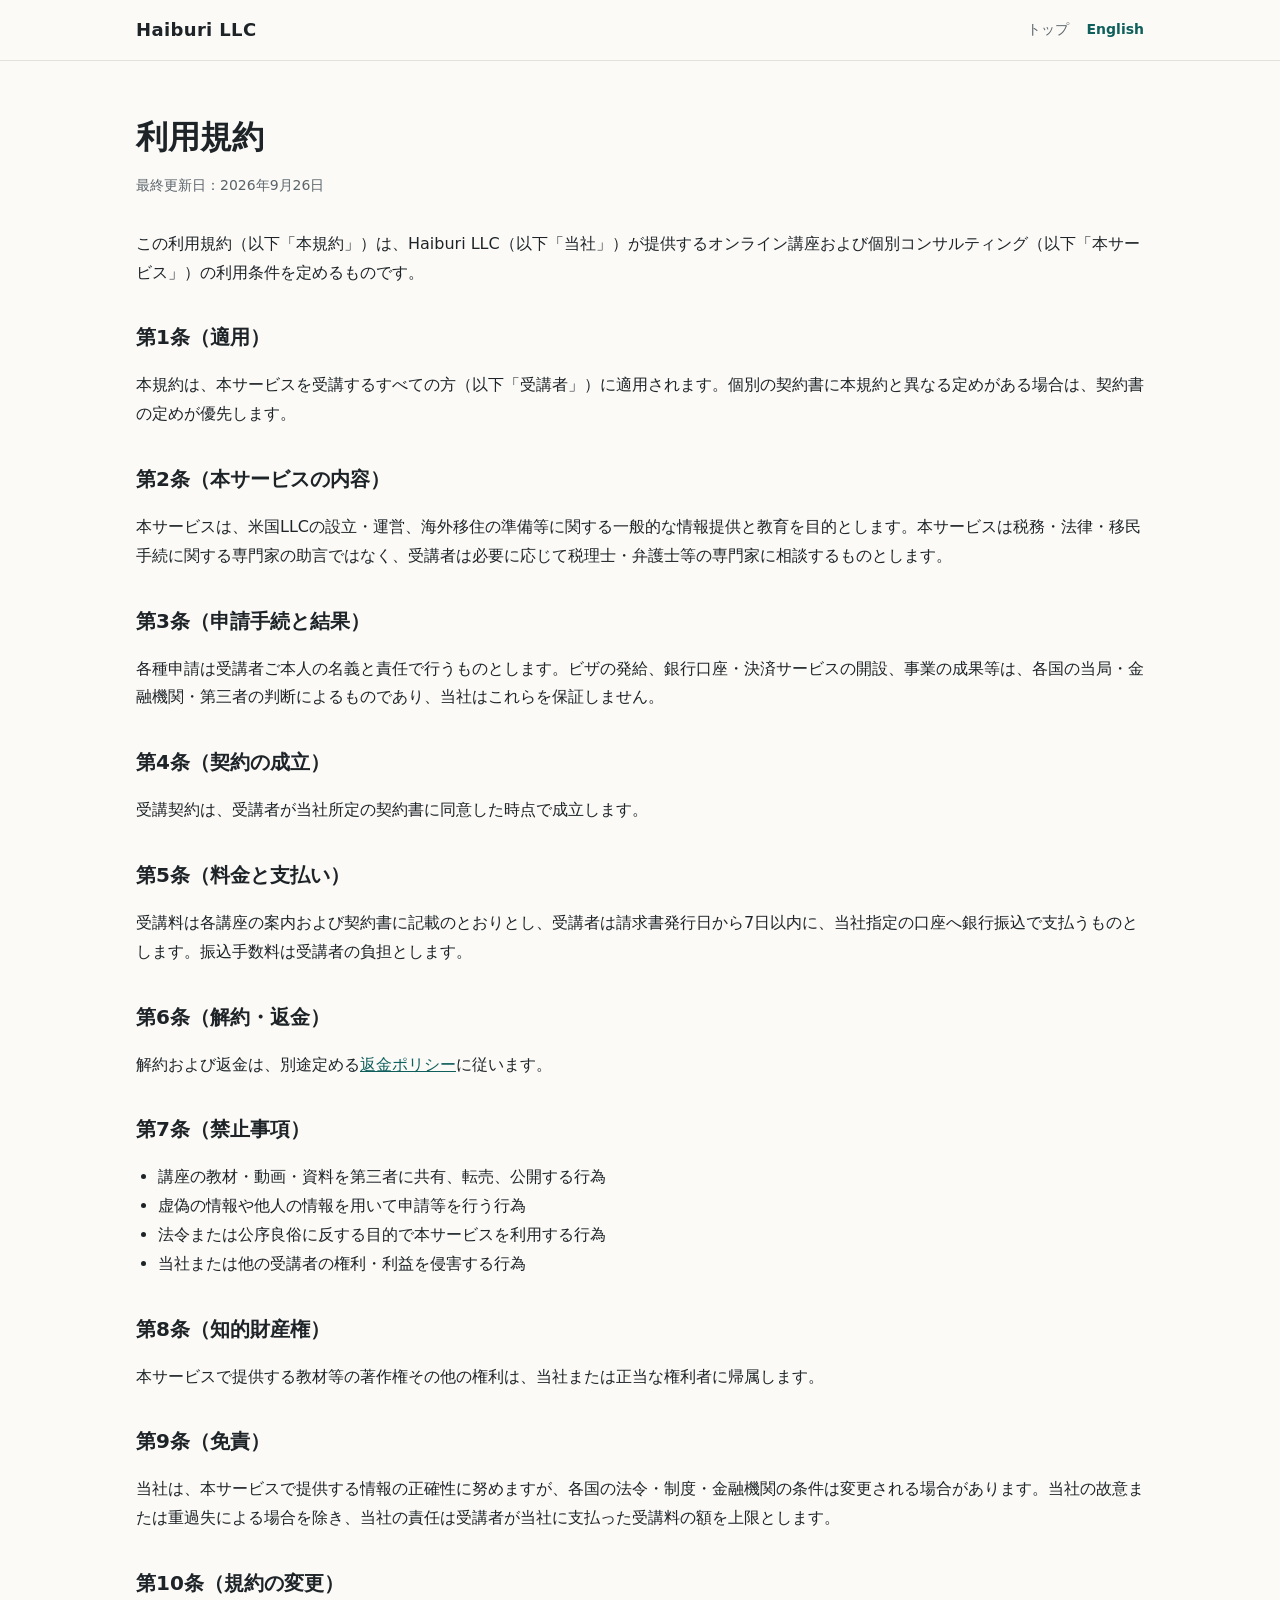
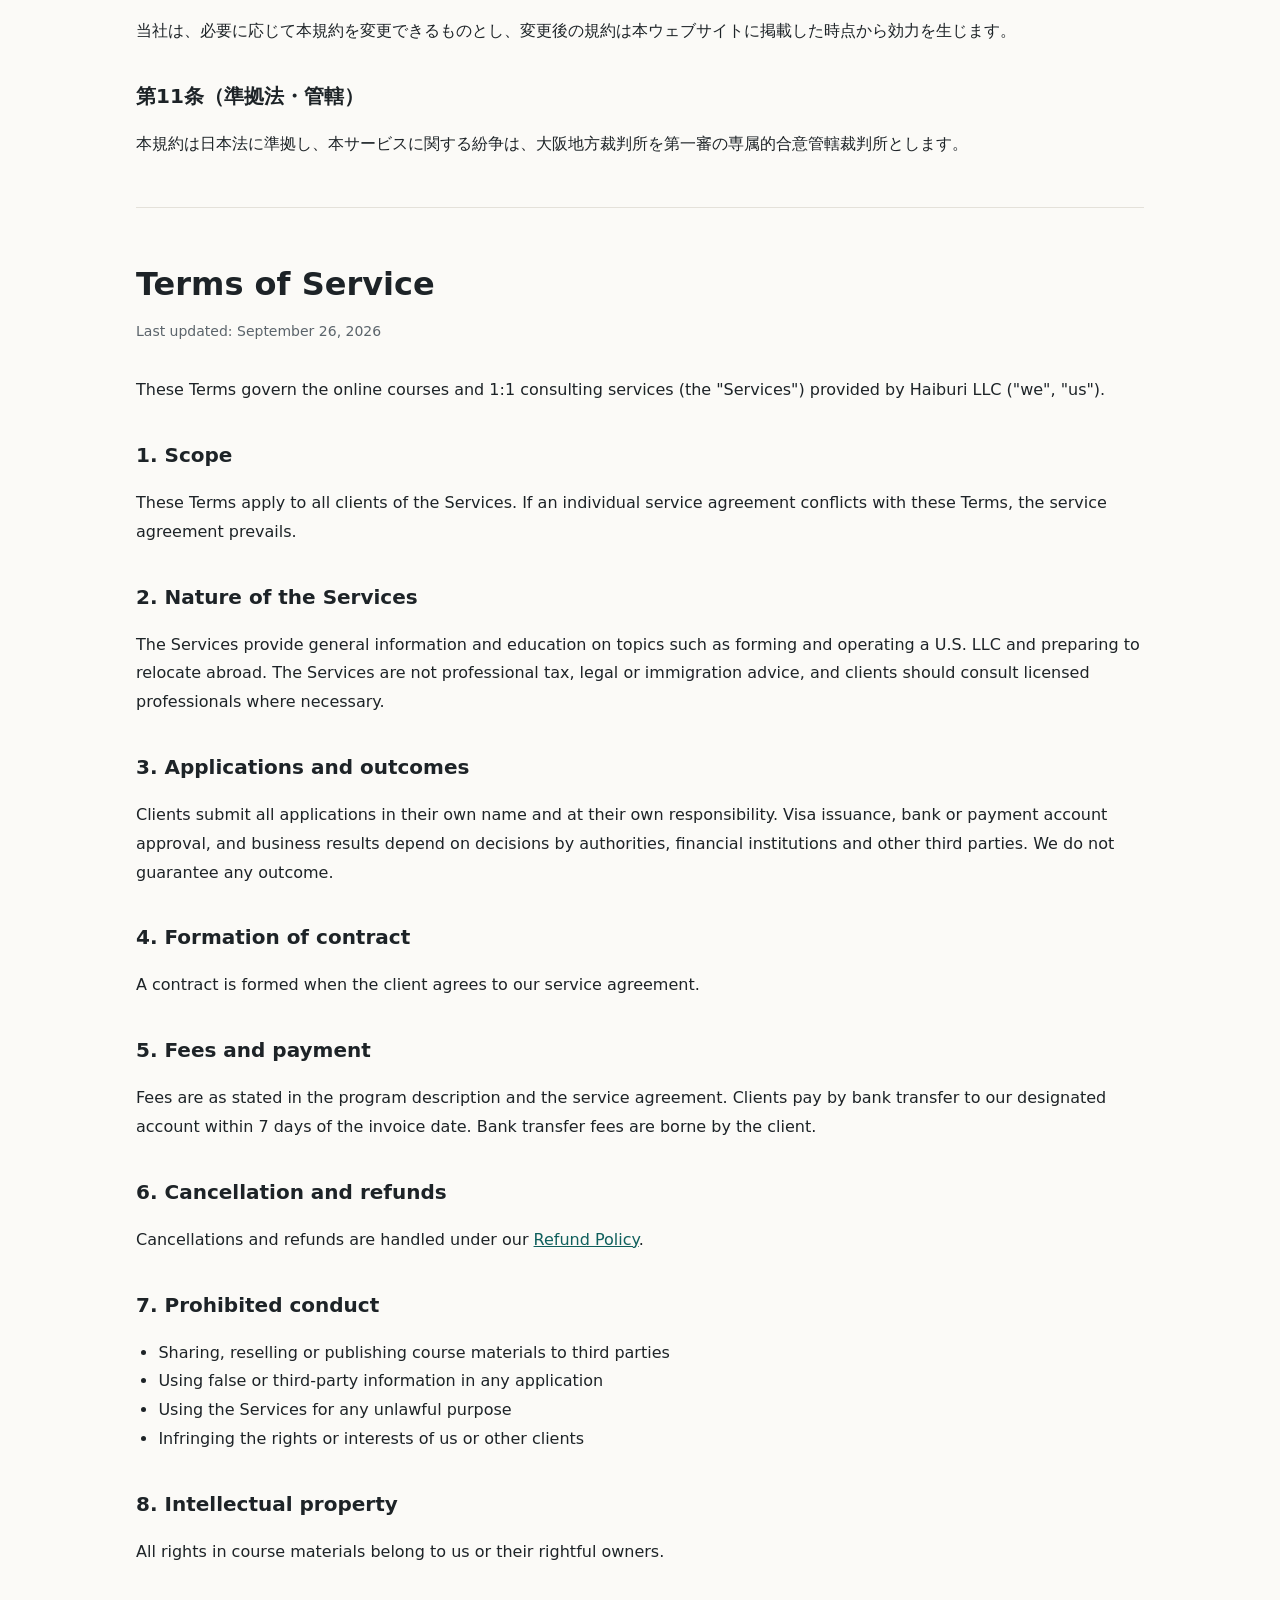
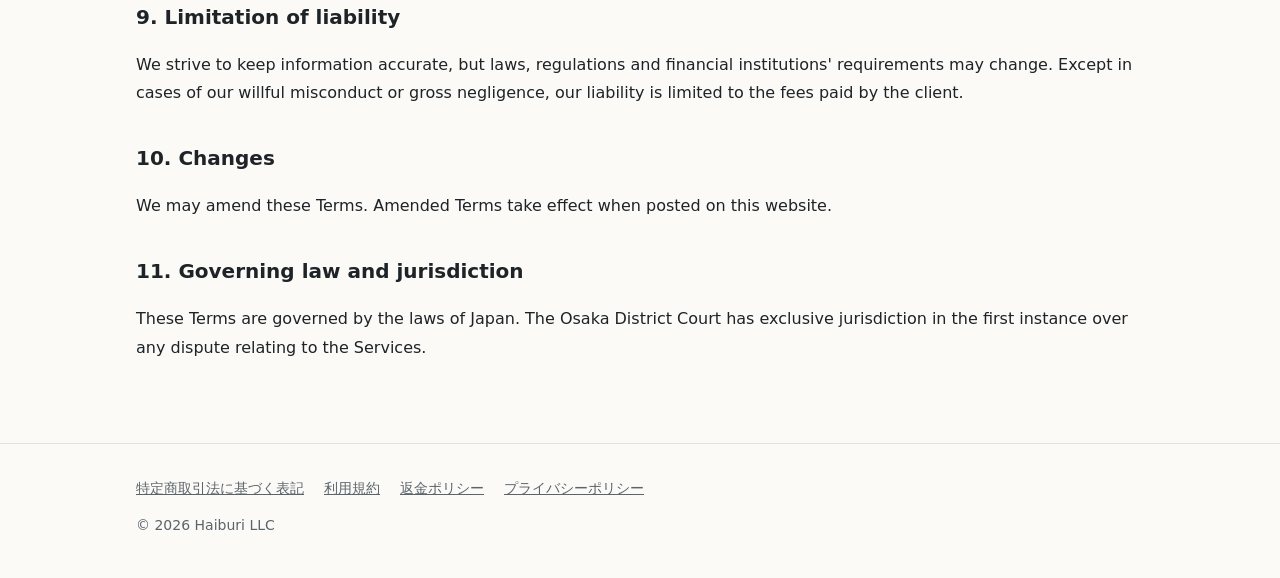
<file: site/terms.html>
<!doctype html>
<html lang="ja">
<head>
  <meta charset="utf-8">
  <meta name="viewport" content="width=device-width, initial-scale=1">
  <title>利用規約 / Terms of Service｜Haiburi LLC</title>
  <link rel="stylesheet" href="style.css">
</head>
<body>

<header class="site-header">
  <div class="wrap">
    <a class="brand" href="./">Haiburi LLC</a>
    <nav class="nav"><a href="./">トップ</a><a class="lang" href="#en">English</a></nav>
  </div>
</header>

<main class="doc">
  <div class="wrap">
    <h1>利用規約</h1>
    <p class="updated">最終更新日：2026年9月26日</p>

    <p>この利用規約（以下「本規約」）は、Haiburi LLC（以下「当社」）が提供するオンライン講座および個別コンサルティング（以下「本サービス」）の利用条件を定めるものです。</p>

    <h2>第1条（適用）</h2>
    <p>本規約は、本サービスを受講するすべての方（以下「受講者」）に適用されます。個別の契約書に本規約と異なる定めがある場合は、契約書の定めが優先します。</p>

    <h2>第2条（本サービスの内容）</h2>
    <p>本サービスは、米国LLCの設立・運営、海外移住の準備等に関する一般的な情報提供と教育を目的とします。本サービスは税務・法律・移民手続に関する専門家の助言ではなく、受講者は必要に応じて税理士・弁護士等の専門家に相談するものとします。</p>

    <h2>第3条（申請手続と結果）</h2>
    <p>各種申請は受講者ご本人の名義と責任で行うものとします。ビザの発給、銀行口座・決済サービスの開設、事業の成果等は、各国の当局・金融機関・第三者の判断によるものであり、当社はこれらを保証しません。</p>

    <h2>第4条（契約の成立）</h2>
    <p>受講契約は、受講者が当社所定の契約書に同意した時点で成立します。</p>

    <h2>第5条（料金と支払い）</h2>
    <p>受講料は各講座の案内および契約書に記載のとおりとし、受講者は請求書発行日から7日以内に、当社指定の口座へ銀行振込で支払うものとします。振込手数料は受講者の負担とします。</p>

    <h2>第6条（解約・返金）</h2>
    <p>解約および返金は、別途定める<a href="refund.html">返金ポリシー</a>に従います。</p>

    <h2>第7条（禁止事項）</h2>
    <ul>
      <li>講座の教材・動画・資料を第三者に共有、転売、公開する行為</li>
      <li>虚偽の情報や他人の情報を用いて申請等を行う行為</li>
      <li>法令または公序良俗に反する目的で本サービスを利用する行為</li>
      <li>当社または他の受講者の権利・利益を侵害する行為</li>
    </ul>

    <h2>第8条（知的財産権）</h2>
    <p>本サービスで提供する教材等の著作権その他の権利は、当社または正当な権利者に帰属します。</p>

    <h2>第9条（免責）</h2>
    <p>当社は、本サービスで提供する情報の正確性に努めますが、各国の法令・制度・金融機関の条件は変更される場合があります。当社の故意または重過失による場合を除き、当社の責任は受講者が当社に支払った受講料の額を上限とします。</p>

    <h2>第10条（規約の変更）</h2>
    <p>当社は、必要に応じて本規約を変更できるものとし、変更後の規約は本ウェブサイトに掲載した時点から効力を生じます。</p>

    <h2>第11条（準拠法・管轄）</h2>
    <p>本規約は日本法に準拠し、本サービスに関する紛争は、大阪地方裁判所を第一審の専属的合意管轄裁判所とします。</p>

    <hr>

    <h1 id="en">Terms of Service</h1>
    <p class="updated">Last updated: September 26, 2026</p>

    <p>These Terms govern the online courses and 1:1 consulting services (the "Services") provided by Haiburi LLC ("we", "us").</p>

    <h2>1. Scope</h2>
    <p>These Terms apply to all clients of the Services. If an individual service agreement conflicts with these Terms, the service agreement prevails.</p>

    <h2>2. Nature of the Services</h2>
    <p>The Services provide general information and education on topics such as forming and operating a U.S. LLC and preparing to relocate abroad. The Services are not professional tax, legal or immigration advice, and clients should consult licensed professionals where necessary.</p>

    <h2>3. Applications and outcomes</h2>
    <p>Clients submit all applications in their own name and at their own responsibility. Visa issuance, bank or payment account approval, and business results depend on decisions by authorities, financial institutions and other third parties. We do not guarantee any outcome.</p>

    <h2>4. Formation of contract</h2>
    <p>A contract is formed when the client agrees to our service agreement.</p>

    <h2>5. Fees and payment</h2>
    <p>Fees are as stated in the program description and the service agreement. Clients pay by bank transfer to our designated account within 7 days of the invoice date. Bank transfer fees are borne by the client.</p>

    <h2>6. Cancellation and refunds</h2>
    <p>Cancellations and refunds are handled under our <a href="refund.html#en">Refund Policy</a>.</p>

    <h2>7. Prohibited conduct</h2>
    <ul>
      <li>Sharing, reselling or publishing course materials to third parties</li>
      <li>Using false or third-party information in any application</li>
      <li>Using the Services for any unlawful purpose</li>
      <li>Infringing the rights or interests of us or other clients</li>
    </ul>

    <h2>8. Intellectual property</h2>
    <p>All rights in course materials belong to us or their rightful owners.</p>

    <h2>9. Limitation of liability</h2>
    <p>We strive to keep information accurate, but laws, regulations and financial institutions' requirements may change. Except in cases of our willful misconduct or gross negligence, our liability is limited to the fees paid by the client.</p>

    <h2>10. Changes</h2>
    <p>We may amend these Terms. Amended Terms take effect when posted on this website.</p>

    <h2>11. Governing law and jurisdiction</h2>
    <p>These Terms are governed by the laws of Japan. The Osaka District Court has exclusive jurisdiction in the first instance over any dispute relating to the Services.</p>
  </div>
</main>

<footer class="site-footer">
  <div class="wrap">
    <div class="footer-links">
      <a href="tokushoho.html">特定商取引法に基づく表記</a>
      <a href="terms.html">利用規約</a>
      <a href="refund.html">返金ポリシー</a>
      <a href="privacy.html">プライバシーポリシー</a>
    </div>
    <div>© 2026 Haiburi LLC</div>
  </div>
</footer>

</body>
</html>
</file>
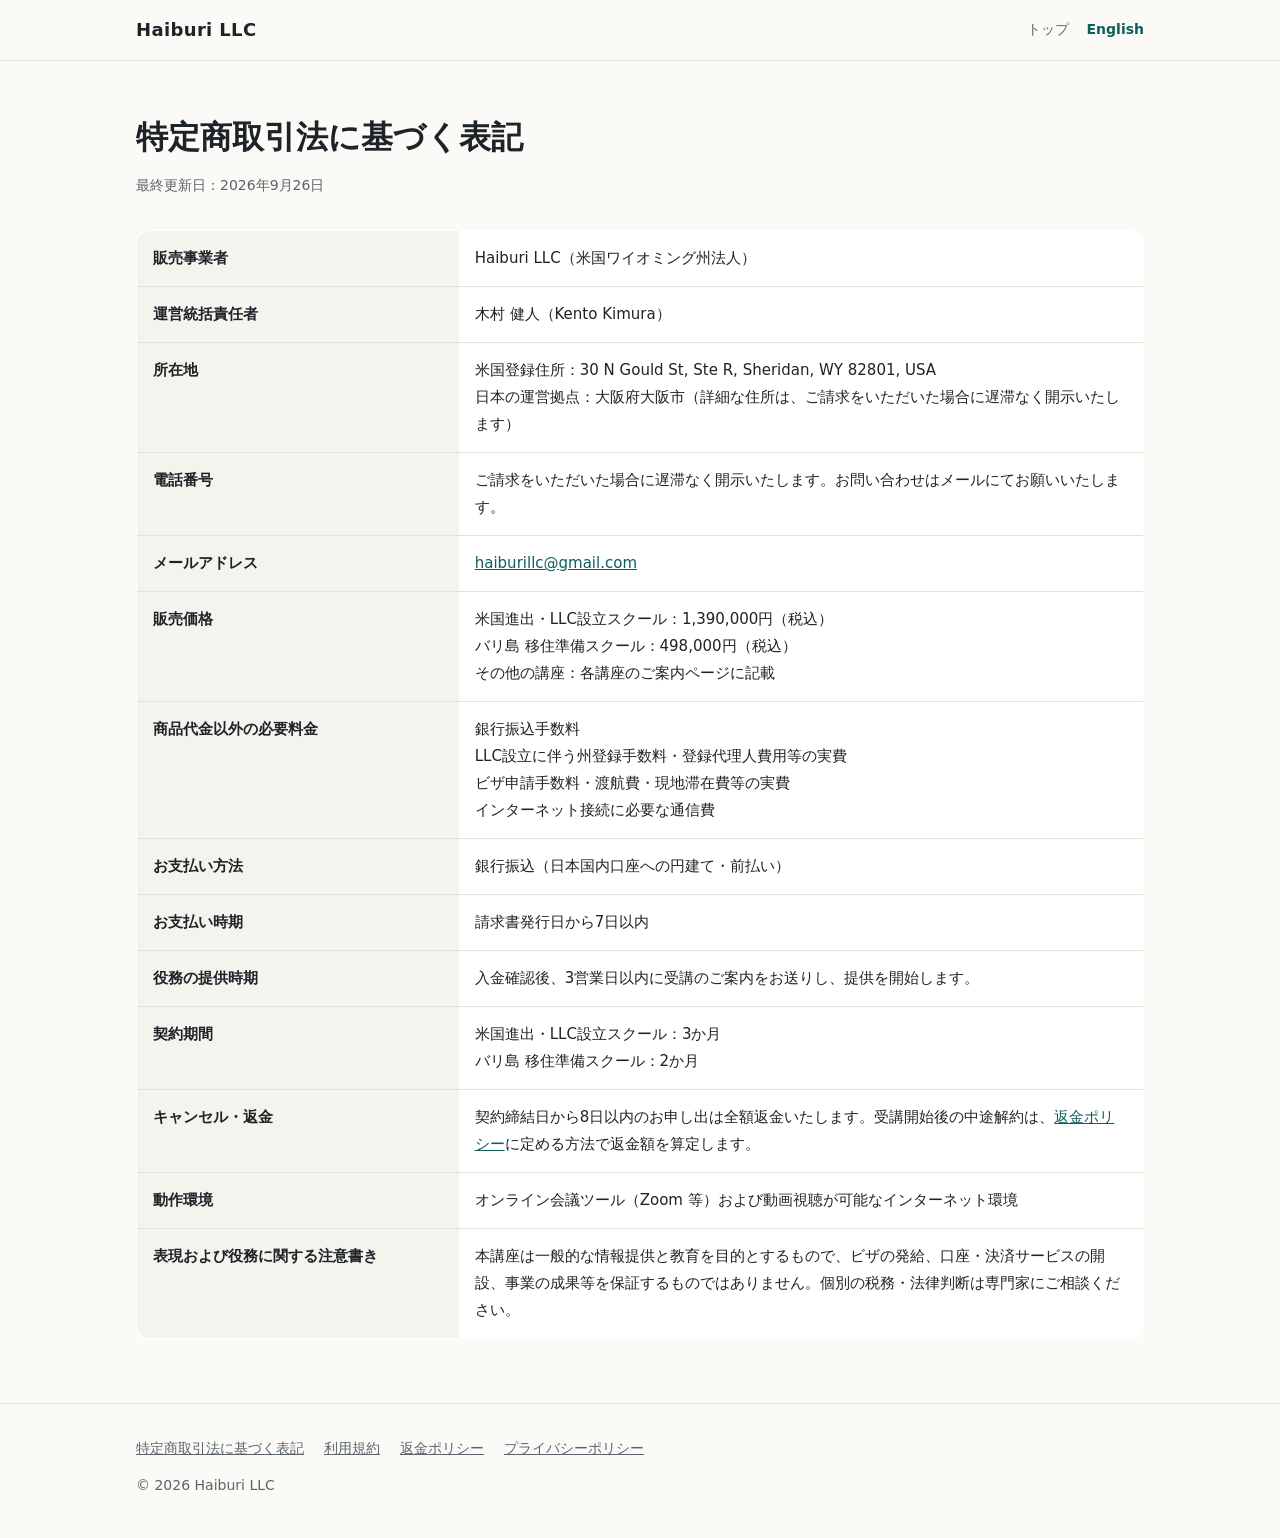
<file: site/tokushoho.html>
<!doctype html>
<html lang="ja">
<head>
  <meta charset="utf-8">
  <meta name="viewport" content="width=device-width, initial-scale=1">
  <title>特定商取引法に基づく表記｜Haiburi LLC</title>
  <link rel="stylesheet" href="style.css">
</head>
<body>

<header class="site-header">
  <div class="wrap">
    <a class="brand" href="./">Haiburi LLC</a>
    <nav class="nav"><a href="./">トップ</a><a class="lang" href="en.html">English</a></nav>
  </div>
</header>

<main class="doc">
  <div class="wrap">
    <h1>特定商取引法に基づく表記</h1>
    <p class="updated">最終更新日：2026年9月26日</p>

    <div class="table-wrap">
      <table class="info">
        <tr><th>販売事業者</th><td>Haiburi LLC（米国ワイオミング州法人）</td></tr>
        <tr><th>運営統括責任者</th><td>木村 健人（Kento Kimura）</td></tr>
        <tr><th>所在地</th><td>
          米国登録住所：30 N Gould St, Ste R, Sheridan, WY 82801, USA<br>
          日本の運営拠点：大阪府大阪市（詳細な住所は、ご請求をいただいた場合に遅滞なく開示いたします）
        </td></tr>
        <tr><th>電話番号</th><td>ご請求をいただいた場合に遅滞なく開示いたします。お問い合わせはメールにてお願いいたします。</td></tr>
        <tr><th>メールアドレス</th><td><a href="mailto:haiburillc@gmail.com">haiburillc@gmail.com</a></td></tr>
        <tr><th>販売価格</th><td>
          米国進出・LLC設立スクール：1,390,000円（税込）<br>
          バリ島 移住準備スクール：498,000円（税込）<br>
          その他の講座：各講座のご案内ページに記載
        </td></tr>
        <tr><th>商品代金以外の必要料金</th><td>
          銀行振込手数料<br>
          LLC設立に伴う州登録手数料・登録代理人費用等の実費<br>
          ビザ申請手数料・渡航費・現地滞在費等の実費<br>
          インターネット接続に必要な通信費
        </td></tr>
        <tr><th>お支払い方法</th><td>銀行振込（日本国内口座への円建て・前払い）</td></tr>
        <tr><th>お支払い時期</th><td>請求書発行日から7日以内</td></tr>
        <tr><th>役務の提供時期</th><td>入金確認後、3営業日以内に受講のご案内をお送りし、提供を開始します。</td></tr>
        <tr><th>契約期間</th><td>米国進出・LLC設立スクール：3か月<br>バリ島 移住準備スクール：2か月</td></tr>
        <tr><th>キャンセル・返金</th><td>契約締結日から8日以内のお申し出は全額返金いたします。受講開始後の中途解約は、<a href="refund.html">返金ポリシー</a>に定める方法で返金額を算定します。</td></tr>
        <tr><th>動作環境</th><td>オンライン会議ツール（Zoom 等）および動画視聴が可能なインターネット環境</td></tr>
        <tr><th>表現および役務に関する注意書き</th><td>本講座は一般的な情報提供と教育を目的とするもので、ビザの発給、口座・決済サービスの開設、事業の成果等を保証するものではありません。個別の税務・法律判断は専門家にご相談ください。</td></tr>
      </table>
    </div>
  </div>
</main>

<footer class="site-footer">
  <div class="wrap">
    <div class="footer-links">
      <a href="tokushoho.html">特定商取引法に基づく表記</a>
      <a href="terms.html">利用規約</a>
      <a href="refund.html">返金ポリシー</a>
      <a href="privacy.html">プライバシーポリシー</a>
    </div>
    <div>© 2026 Haiburi LLC</div>
  </div>
</footer>

</body>
</html>
</file>
<file: site/style.css>
:root {
  --bg: #fbfaf7;
  --surface: #ffffff;
  --ink: #1d2327;
  --muted: #5b646b;
  --line: #e4e1da;
  --accent: #0f5f5c;
  --accent-ink: #ffffff;
  --accent-soft: #e6f0ef;
  --warn-soft: #fbf3e4;
  --radius: 14px;
  --max: 1040px;
}

* { box-sizing: border-box; }

html { scroll-behavior: smooth; }

body {
  margin: 0;
  background: var(--bg);
  color: var(--ink);
  font-family: "Noto Sans JP", "Hiragino Sans", "Hiragino Kaku Gothic ProN", "Yu Gothic", system-ui, -apple-system, "Segoe UI", sans-serif;
  font-size: 16px;
  line-height: 1.8;
  -webkit-font-smoothing: antialiased;
}

a { color: var(--accent); }

img { max-width: 100%; }

.wrap {
  width: 100%;
  max-width: var(--max);
  margin: 0 auto;
  padding: 0 16px;
}

/* Header */
.site-header {
  position: sticky;
  top: 0;
  z-index: 10;
  background: rgba(251, 250, 247, 0.94);
  backdrop-filter: blur(8px);
  border-bottom: 1px solid var(--line);
}

.site-header .wrap {
  display: flex;
  align-items: center;
  justify-content: space-between;
  gap: 16px;
  min-height: 60px;
}

.brand {
  font-weight: 700;
  font-size: 18px;
  letter-spacing: 0.02em;
  color: var(--ink);
  text-decoration: none;
  white-space: nowrap;
}

.nav {
  display: flex;
  gap: 18px;
  flex-wrap: wrap;
  justify-content: flex-end;
  font-size: 14px;
}

.nav a { color: var(--muted); text-decoration: none; }
.nav a:hover { color: var(--ink); }
.nav .lang { color: var(--accent); font-weight: 600; }

@media (max-width: 720px) {
  .nav a:not(.lang) { display: none; }
}

/* Hero */
.hero { padding: 72px 0 56px; }

.eyebrow {
  display: inline-block;
  font-size: 13px;
  font-weight: 600;
  color: var(--accent);
  background: var(--accent-soft);
  padding: 4px 12px;
  border-radius: 999px;
  margin-bottom: 18px;
}

.hero h1 {
  font-size: clamp(28px, 5vw, 44px);
  line-height: 1.35;
  margin: 0 0 18px;
  letter-spacing: 0.01em;
}

.hero p.lead {
  font-size: clamp(16px, 2.2vw, 18px);
  color: var(--muted);
  max-width: 680px;
  margin: 0 0 28px;
}

.btn {
  display: inline-block;
  background: var(--accent);
  color: var(--accent-ink);
  text-decoration: none;
  font-weight: 600;
  padding: 13px 26px;
  border-radius: 999px;
}

.btn:hover { opacity: 0.9; }

.btn.ghost {
  background: transparent;
  color: var(--accent);
  border: 1.5px solid var(--accent);
  margin-left: 8px;
}

@media (max-width: 480px) {
  .btn { display: block; text-align: center; }
  .btn.ghost { margin: 10px 0 0; }
}

/* Sections */
section { padding: 56px 0; border-top: 1px solid var(--line); }

h2 {
  font-size: clamp(22px, 3.4vw, 28px);
  margin: 0 0 8px;
}

.section-lead { color: var(--muted); margin: 0 0 28px; }

.grid {
  display: grid;
  grid-template-columns: repeat(auto-fit, minmax(290px, 1fr));
  gap: 20px;
}

.card {
  background: var(--surface);
  border: 1px solid var(--line);
  border-radius: var(--radius);
  padding: 26px 24px;
  display: flex;
  flex-direction: column;
}

.card h3 { margin: 0 0 6px; font-size: 20px; line-height: 1.5; }

.price {
  font-size: 26px;
  font-weight: 700;
  margin: 6px 0 2px;
}

.price small { font-size: 13px; font-weight: 400; color: var(--muted); }

.meta { font-size: 14px; color: var(--muted); margin: 0 0 14px; }

.card ul { padding-left: 1.2em; margin: 8px 0 14px; }
.card li { margin-bottom: 4px; }

.note {
  font-size: 13px;
  color: var(--muted);
  background: var(--warn-soft);
  border-radius: 10px;
  padding: 10px 14px;
  margin-top: auto;
}

.badge {
  display: inline-block;
  font-size: 12px;
  font-weight: 600;
  background: var(--line);
  color: var(--muted);
  padding: 2px 10px;
  border-radius: 999px;
  margin-bottom: 10px;
  align-self: flex-start;
}

/* Steps */
.steps {
  list-style: none;
  padding: 0;
  margin: 0;
  display: grid;
  gap: 14px;
  counter-reset: step;
}

.steps li {
  counter-increment: step;
  background: var(--surface);
  border: 1px solid var(--line);
  border-radius: var(--radius);
  padding: 16px 18px 16px 64px;
  position: relative;
}

.steps li::before {
  content: counter(step);
  position: absolute;
  left: 18px;
  top: 16px;
  width: 30px;
  height: 30px;
  border-radius: 50%;
  background: var(--accent);
  color: var(--accent-ink);
  font-weight: 700;
  display: grid;
  place-items: center;
  font-size: 14px;
}

.steps strong { display: block; }

/* FAQ */
details {
  background: var(--surface);
  border: 1px solid var(--line);
  border-radius: var(--radius);
  padding: 14px 18px;
  margin-bottom: 10px;
}

summary { cursor: pointer; font-weight: 600; }
details p { margin: 10px 0 0; color: var(--muted); }

/* Tables */
.table-wrap { overflow-x: auto; }

table.info {
  width: 100%;
  border-collapse: collapse;
  background: var(--surface);
  border: 1px solid var(--line);
  border-radius: var(--radius);
  overflow: hidden;
}

table.info th,
table.info td {
  text-align: left;
  vertical-align: top;
  padding: 14px 16px;
  border-bottom: 1px solid var(--line);
  font-size: 15px;
}

table.info th {
  width: 32%;
  background: #f5f3ee;
  font-weight: 600;
}

table.info tr:last-child th,
table.info tr:last-child td { border-bottom: 0; }

@media (max-width: 600px) {
  table.info th, table.info td { display: block; width: 100%; }
  table.info th { border-bottom: 0; padding-bottom: 4px; }
}

/* Legal pages */
.doc { padding: 48px 0 64px; }
.doc h1 { font-size: clamp(24px, 4vw, 32px); margin: 0 0 6px; }
.doc .updated { color: var(--muted); font-size: 14px; margin: 0 0 32px; }
.doc h2 { font-size: 20px; margin: 32px 0 8px; }
.doc h3 { font-size: 17px; margin: 22px 0 6px; }
.doc ol, .doc ul { padding-left: 1.4em; }
.doc hr { border: 0; border-top: 1px solid var(--line); margin: 48px 0; }

/* Footer */
.site-footer {
  border-top: 1px solid var(--line);
  padding: 32px 0 40px;
  font-size: 14px;
  color: var(--muted);
}

.footer-links {
  display: flex;
  flex-wrap: wrap;
  gap: 8px 20px;
  margin-bottom: 12px;
}

.footer-links a { color: var(--muted); }

/* Contact form */
.narrow { max-width: 640px; }

.form { display: grid; gap: 18px; margin-top: 8px; }

.field { display: grid; gap: 6px; }

.field span { font-weight: 600; font-size: 15px; }

.field em,
.field small {
  font-style: normal;
  font-size: 12px;
  font-weight: 600;
  padding: 1px 8px;
  border-radius: 999px;
  margin-left: 6px;
  vertical-align: 1px;
}

.field em { background: var(--accent); color: var(--accent-ink); }
.field small { background: var(--line); color: var(--muted); }

.field input,
.field select,
.field textarea {
  width: 100%;
  font: inherit;
  font-size: 16px;
  color: var(--ink);
  background: var(--surface);
  border: 1px solid #cfcac0;
  border-radius: 10px;
  padding: 12px 14px;
}

.field textarea { resize: vertical; }

.field input:focus,
.field select:focus,
.field textarea:focus {
  outline: 2px solid var(--accent);
  outline-offset: 1px;
  border-color: var(--accent);
}

.check { display: flex; gap: 10px; align-items: flex-start; font-size: 15px; }
.check input { width: 18px; height: 18px; margin-top: 5px; accent-color: var(--accent); }

.form .btn { border: 0; cursor: pointer; font-size: 16px; justify-self: start; }

.form-note { font-size: 13px; color: var(--muted); margin: 0; }

.hp { position: absolute; left: -9999px; width: 1px; height: 1px; opacity: 0; }

@media (max-width: 480px) {
  .form .btn { justify-self: stretch; }
}

/* Contact box */
.contact-box {
  background: var(--surface);
  border: 1px solid var(--line);
  border-radius: var(--radius);
  padding: 24px;
  margin: 8px 0 32px;
}

.contact-label { margin: 0; font-size: 14px; color: var(--muted); }

.contact-mail {
  margin: 4px 0 18px;
  font-size: clamp(20px, 5vw, 26px);
  font-weight: 700;
  word-break: break-all;
  user-select: all;
}

.contact-actions { display: flex; flex-wrap: wrap; gap: 10px; }
.contact-actions .btn.ghost { margin-left: 0; cursor: pointer; font: inherit; font-weight: 600; background: var(--surface); }
.contact-box .form-note { margin-top: 12px; }
</file>
<file: site/assets/style.css>
:root {
  --bg: #fbfaf7;
  --surface: #ffffff;
  --ink: #1d2327;
  --muted: #5b646b;
  --line: #e4e1da;
  --accent: #0f5f5c;
  --accent-ink: #ffffff;
  --accent-soft: #e6f0ef;
  --warn-soft: #fbf3e4;
  --radius: 14px;
  --max: 1040px;
}

* { box-sizing: border-box; }

html { scroll-behavior: smooth; }

body {
  margin: 0;
  background: var(--bg);
  color: var(--ink);
  font-family: "Noto Sans JP", "Hiragino Sans", "Hiragino Kaku Gothic ProN", "Yu Gothic", system-ui, -apple-system, "Segoe UI", sans-serif;
  font-size: 16px;
  line-height: 1.8;
  -webkit-font-smoothing: antialiased;
}

a { color: var(--accent); }

img { max-width: 100%; }

.wrap {
  width: 100%;
  max-width: var(--max);
  margin: 0 auto;
  padding: 0 16px;
}

/* Header */
.site-header {
  position: sticky;
  top: 0;
  z-index: 10;
  background: rgba(251, 250, 247, 0.94);
  backdrop-filter: blur(8px);
  border-bottom: 1px solid var(--line);
}

.site-header .wrap {
  display: flex;
  align-items: center;
  justify-content: space-between;
  gap: 16px;
  min-height: 60px;
}

.brand {
  font-weight: 700;
  font-size: 18px;
  letter-spacing: 0.02em;
  color: var(--ink);
  text-decoration: none;
  white-space: nowrap;
}

.nav {
  display: flex;
  gap: 18px;
  flex-wrap: wrap;
  justify-content: flex-end;
  font-size: 14px;
}

.nav a { color: var(--muted); text-decoration: none; }
.nav a:hover { color: var(--ink); }
.nav .lang { color: var(--accent); font-weight: 600; }

@media (max-width: 720px) {
  .nav a:not(.lang) { display: none; }
}

/* Hero */
.hero { padding: 72px 0 56px; }

.eyebrow {
  display: inline-block;
  font-size: 13px;
  font-weight: 600;
  color: var(--accent);
  background: var(--accent-soft);
  padding: 4px 12px;
  border-radius: 999px;
  margin-bottom: 18px;
}

.hero h1 {
  font-size: clamp(28px, 5vw, 44px);
  line-height: 1.35;
  margin: 0 0 18px;
  letter-spacing: 0.01em;
}

.hero p.lead {
  font-size: clamp(16px, 2.2vw, 18px);
  color: var(--muted);
  max-width: 680px;
  margin: 0 0 28px;
}

.btn {
  display: inline-block;
  background: var(--accent);
  color: var(--accent-ink);
  text-decoration: none;
  font-weight: 600;
  padding: 13px 26px;
  border-radius: 999px;
}

.btn:hover { opacity: 0.9; }

.btn.ghost {
  background: transparent;
  color: var(--accent);
  border: 1.5px solid var(--accent);
  margin-left: 8px;
}

@media (max-width: 480px) {
  .btn { display: block; text-align: center; }
  .btn.ghost { margin: 10px 0 0; }
}

/* Sections */
section { padding: 56px 0; border-top: 1px solid var(--line); }

h2 {
  font-size: clamp(22px, 3.4vw, 28px);
  margin: 0 0 8px;
}

.section-lead { color: var(--muted); margin: 0 0 28px; }

.grid {
  display: grid;
  grid-template-columns: repeat(auto-fit, minmax(290px, 1fr));
  gap: 20px;
}

.card {
  background: var(--surface);
  border: 1px solid var(--line);
  border-radius: var(--radius);
  padding: 26px 24px;
  display: flex;
  flex-direction: column;
}

.card h3 { margin: 0 0 6px; font-size: 20px; line-height: 1.5; }

.price {
  font-size: 26px;
  font-weight: 700;
  margin: 6px 0 2px;
}

.price small { font-size: 13px; font-weight: 400; color: var(--muted); }

.meta { font-size: 14px; color: var(--muted); margin: 0 0 14px; }

.card ul { padding-left: 1.2em; margin: 8px 0 14px; }
.card li { margin-bottom: 4px; }

.note {
  font-size: 13px;
  color: var(--muted);
  background: var(--warn-soft);
  border-radius: 10px;
  padding: 10px 14px;
  margin-top: auto;
}

.badge {
  display: inline-block;
  font-size: 12px;
  font-weight: 600;
  background: var(--line);
  color: var(--muted);
  padding: 2px 10px;
  border-radius: 999px;
  margin-bottom: 10px;
  align-self: flex-start;
}

/* Steps */
.steps {
  list-style: none;
  padding: 0;
  margin: 0;
  display: grid;
  gap: 14px;
  counter-reset: step;
}

.steps li {
  counter-increment: step;
  background: var(--surface);
  border: 1px solid var(--line);
  border-radius: var(--radius);
  padding: 16px 18px 16px 64px;
  position: relative;
}

.steps li::before {
  content: counter(step);
  position: absolute;
  left: 18px;
  top: 16px;
  width: 30px;
  height: 30px;
  border-radius: 50%;
  background: var(--accent);
  color: var(--accent-ink);
  font-weight: 700;
  display: grid;
  place-items: center;
  font-size: 14px;
}

.steps strong { display: block; }

/* FAQ */
details {
  background: var(--surface);
  border: 1px solid var(--line);
  border-radius: var(--radius);
  padding: 14px 18px;
  margin-bottom: 10px;
}

summary { cursor: pointer; font-weight: 600; }
details p { margin: 10px 0 0; color: var(--muted); }

/* Tables */
.table-wrap { overflow-x: auto; }

table.info {
  width: 100%;
  border-collapse: collapse;
  background: var(--surface);
  border: 1px solid var(--line);
  border-radius: var(--radius);
  overflow: hidden;
}

table.info th,
table.info td {
  text-align: left;
  vertical-align: top;
  padding: 14px 16px;
  border-bottom: 1px solid var(--line);
  font-size: 15px;
}

table.info th {
  width: 32%;
  background: #f5f3ee;
  font-weight: 600;
}

table.info tr:last-child th,
table.info tr:last-child td { border-bottom: 0; }

@media (max-width: 600px) {
  table.info th, table.info td { display: block; width: 100%; }
  table.info th { border-bottom: 0; padding-bottom: 4px; }
}

/* Legal pages */
.doc { padding: 48px 0 64px; }
.doc h1 { font-size: clamp(24px, 4vw, 32px); margin: 0 0 6px; }
.doc .updated { color: var(--muted); font-size: 14px; margin: 0 0 32px; }
.doc h2 { font-size: 20px; margin: 32px 0 8px; }
.doc h3 { font-size: 17px; margin: 22px 0 6px; }
.doc ol, .doc ul { padding-left: 1.4em; }
.doc hr { border: 0; border-top: 1px solid var(--line); margin: 48px 0; }

/* Footer */
.site-footer {
  border-top: 1px solid var(--line);
  padding: 32px 0 40px;
  font-size: 14px;
  color: var(--muted);
}

.footer-links {
  display: flex;
  flex-wrap: wrap;
  gap: 8px 20px;
  margin-bottom: 12px;
}

.footer-links a { color: var(--muted); }
</file>
